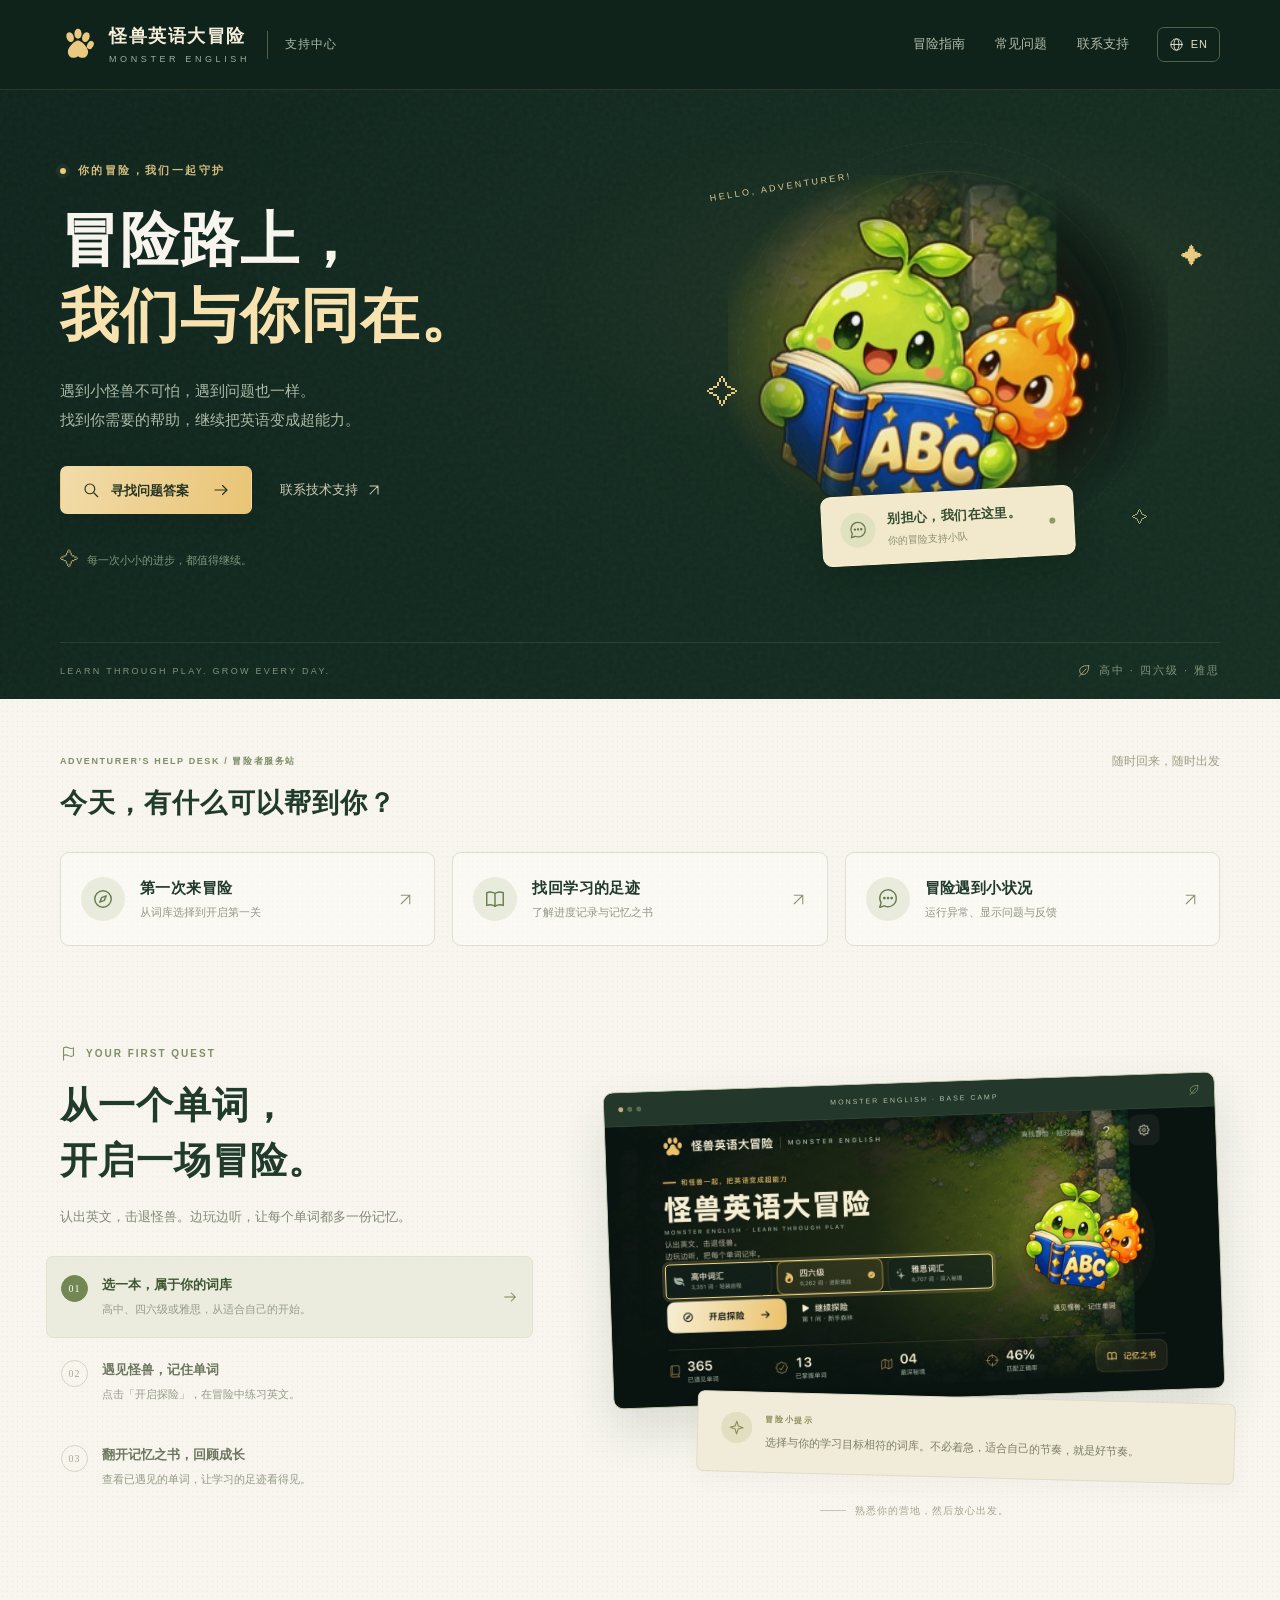
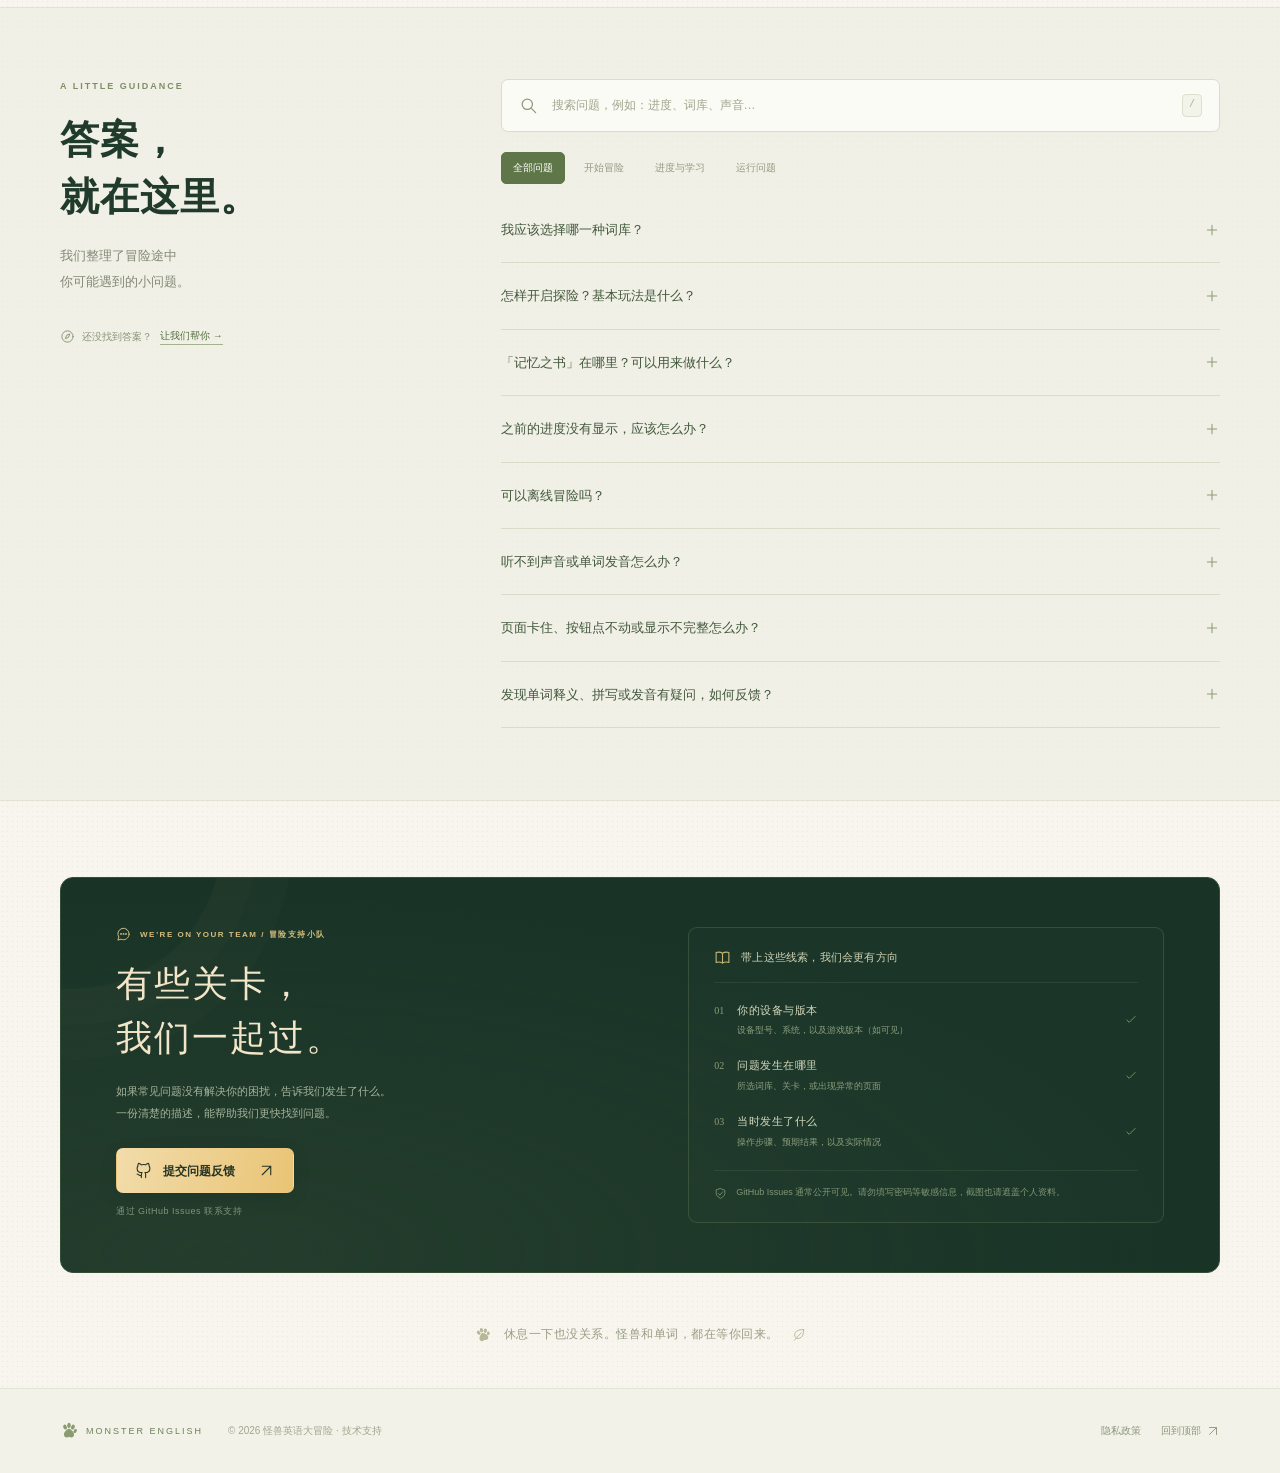
<file: index.html>
<!doctype html><html lang="zh-CN"><head><meta charset="UTF-8"><meta name="viewport" content="width=device-width,initial-scale=1"><meta http-equiv="refresh" content="0;url=support.html"><title>怪兽英语大冒险 · 技术支持</title></head><body><a href="support.html">打开怪兽英语大冒险技术支持中心</a></body></html>
</file>
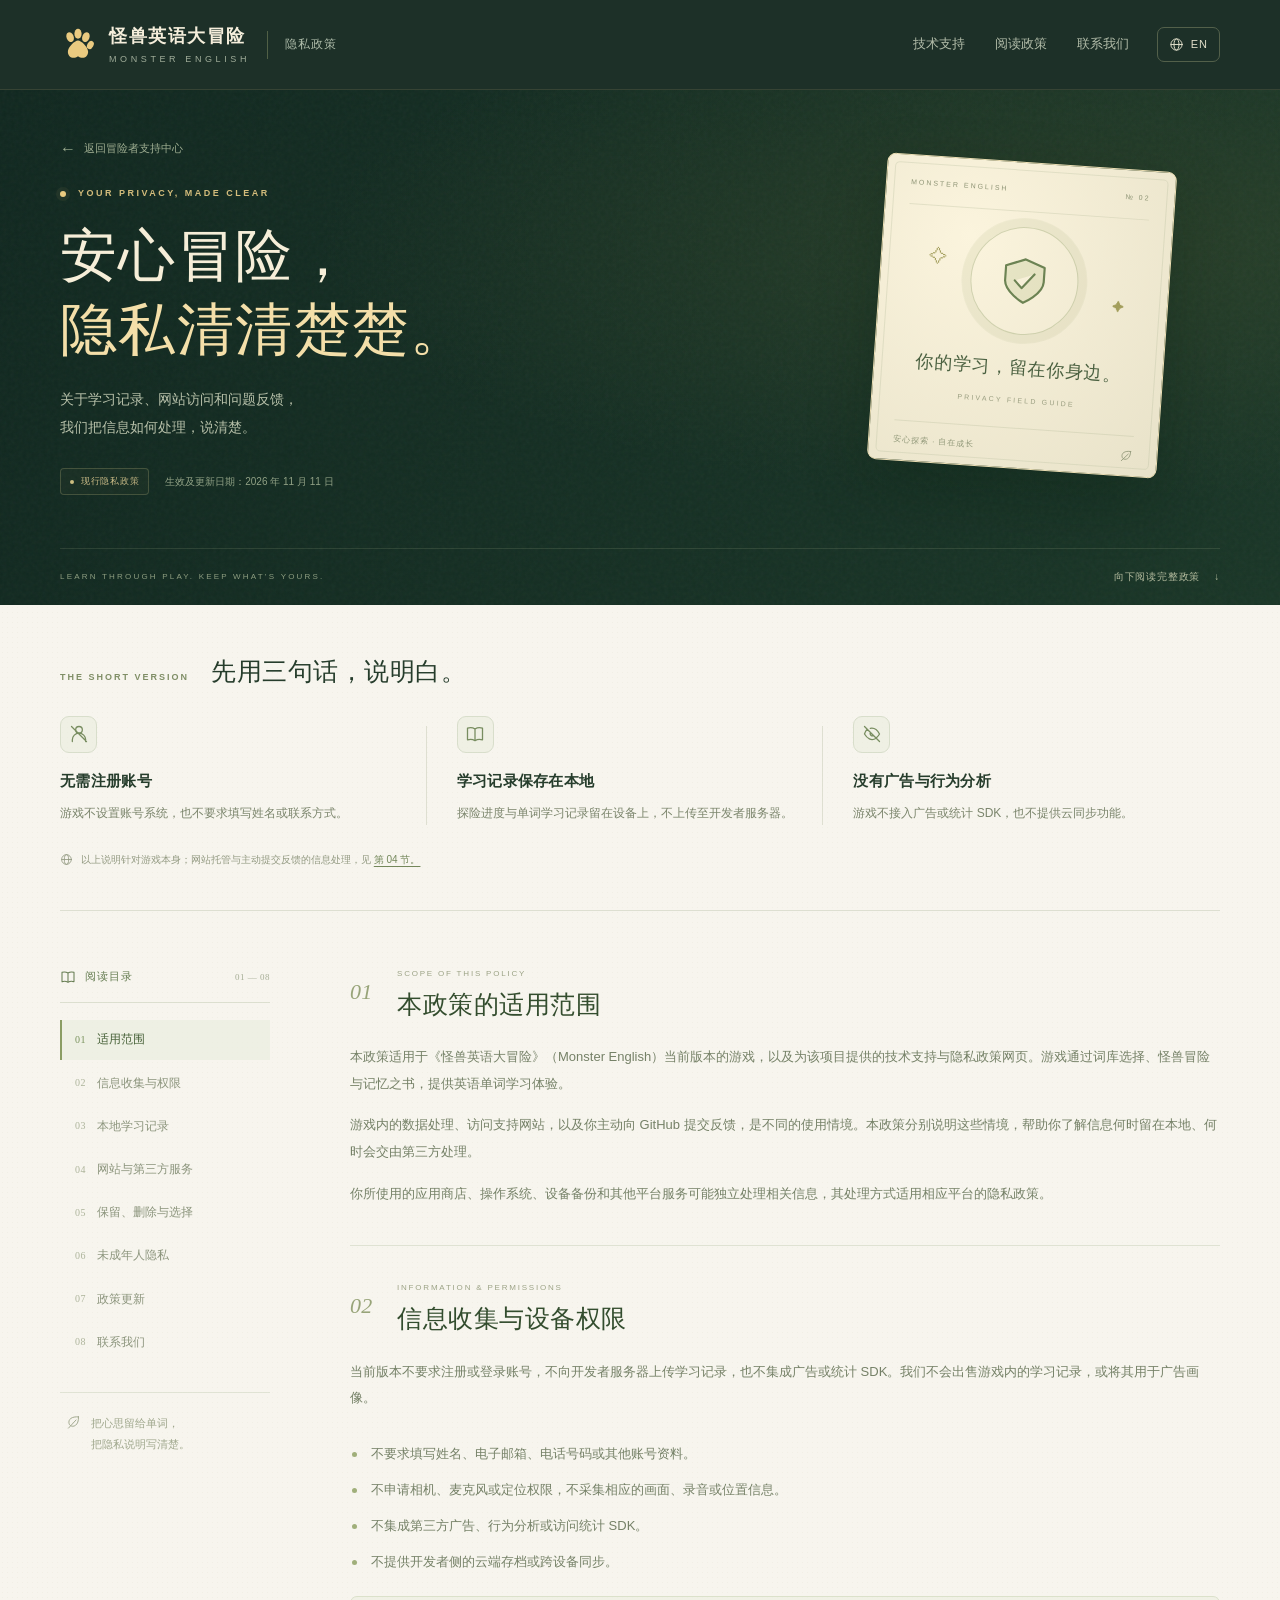
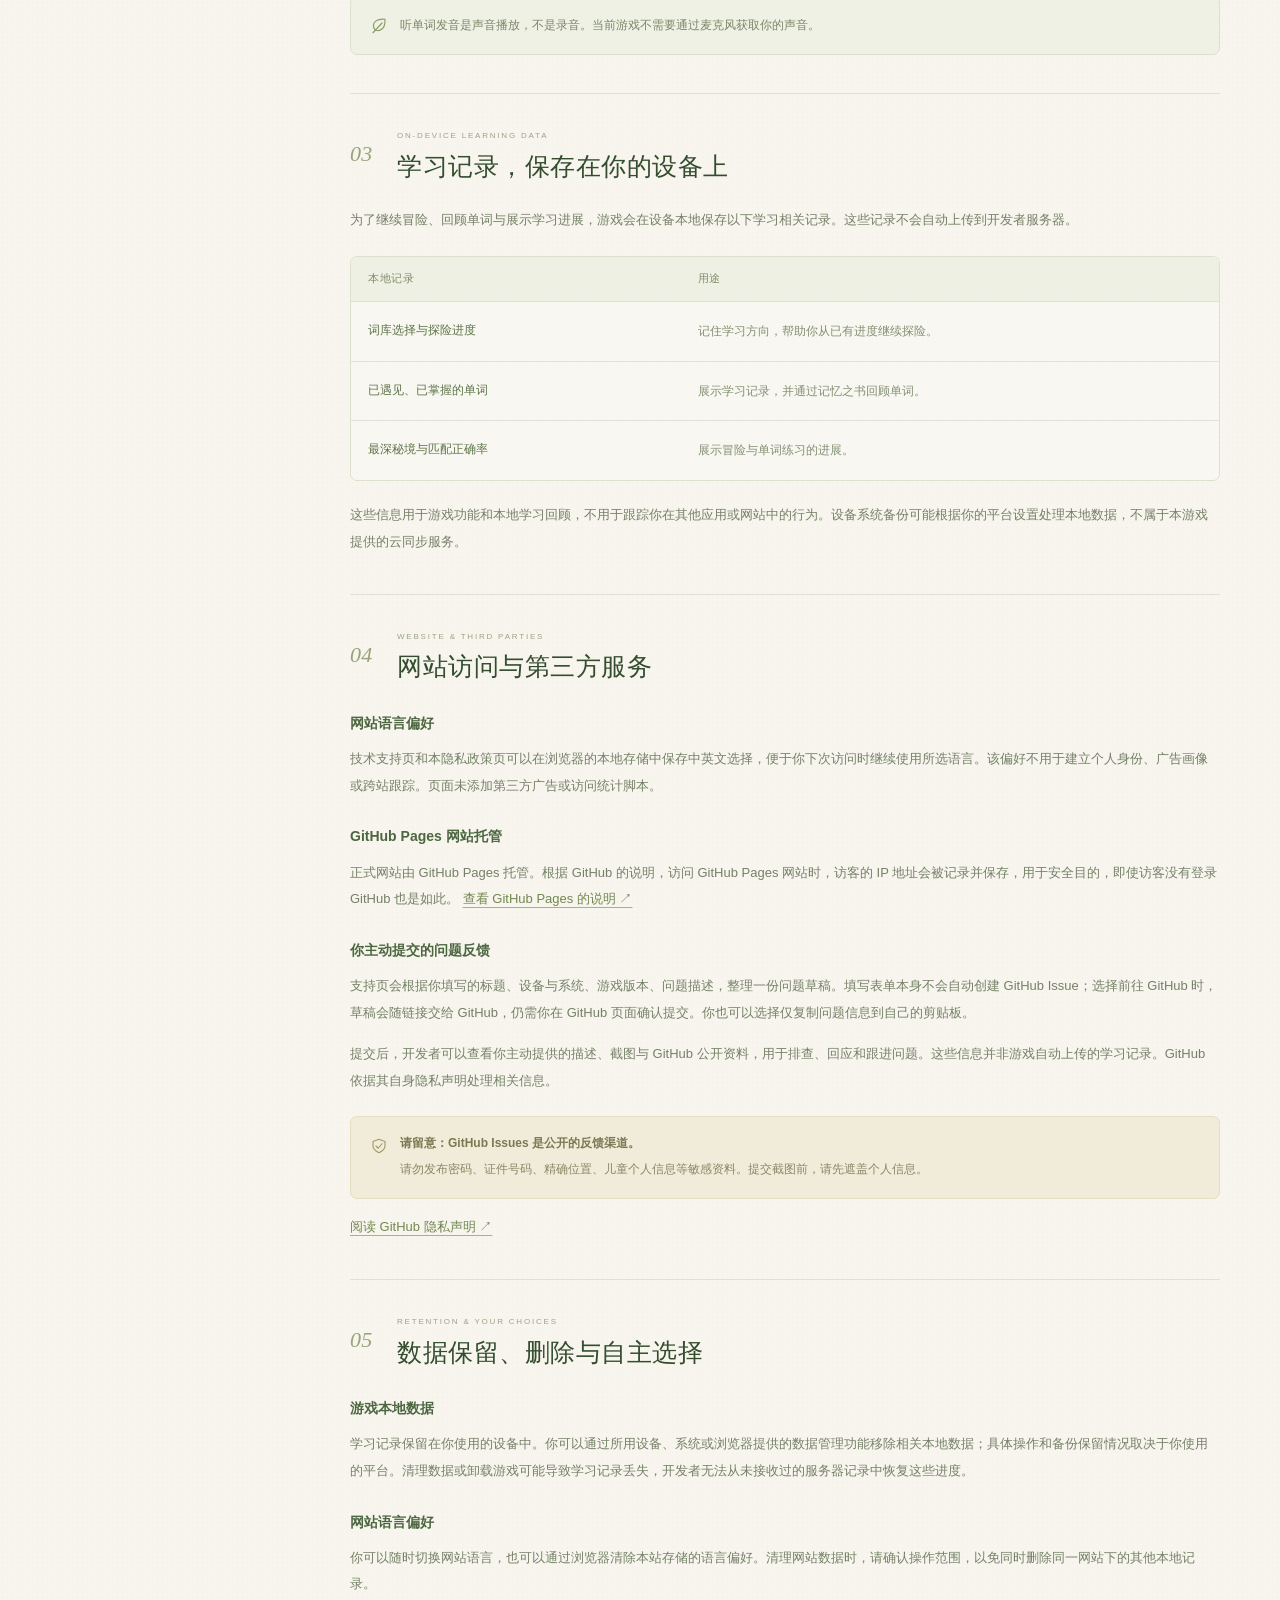
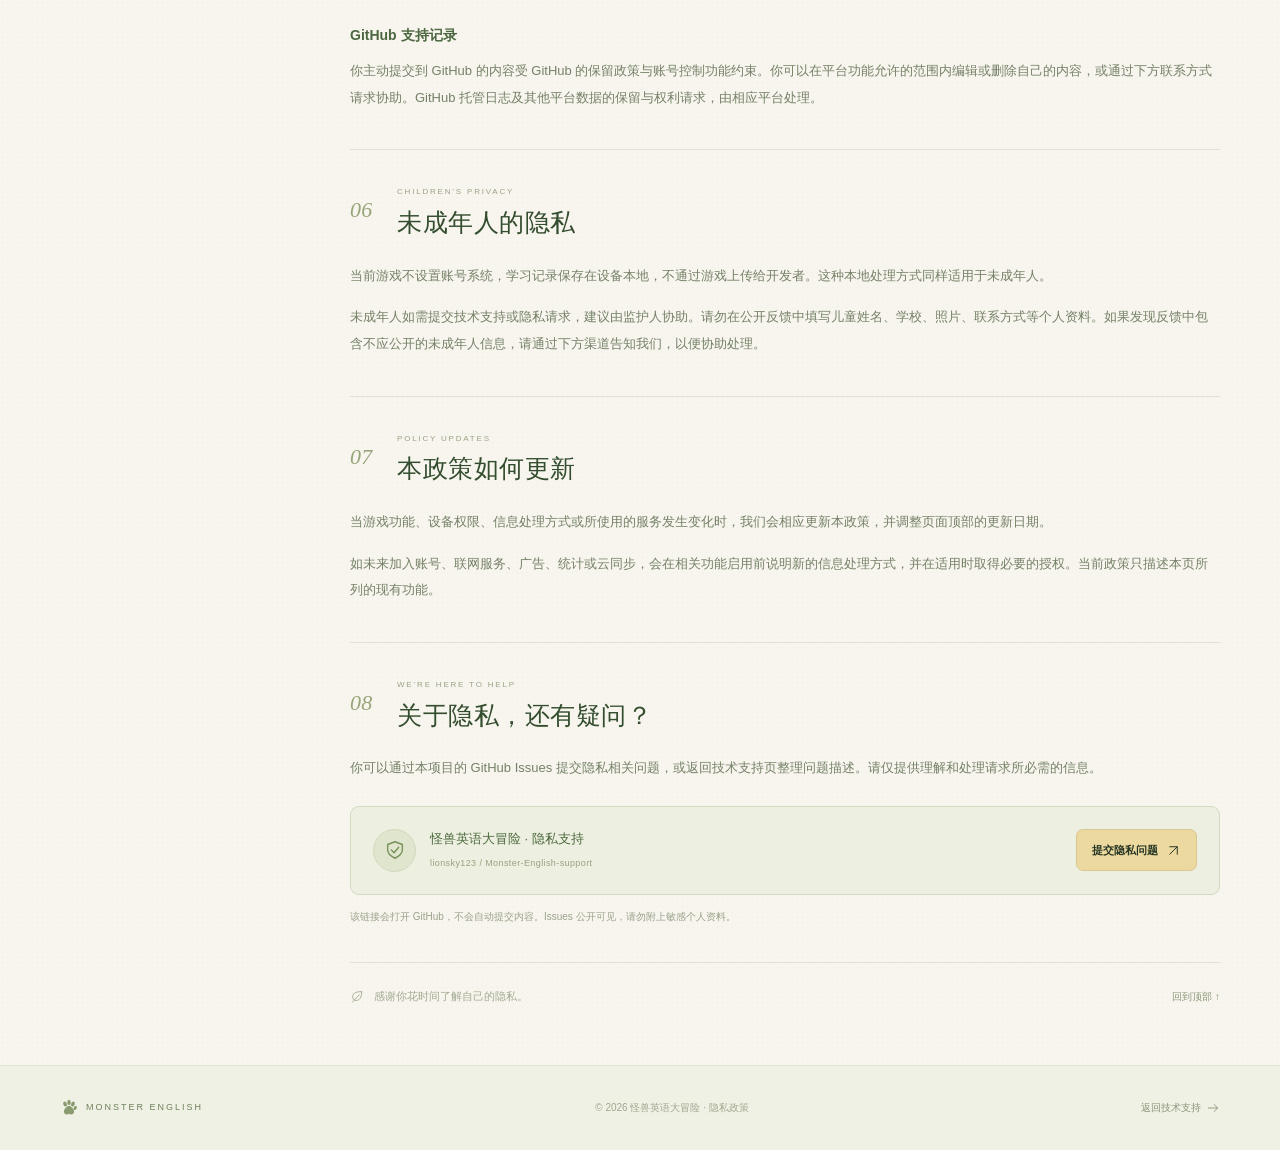
<file: privacy.html>
<!doctype html>
<html lang="zh-CN">
<head>
  <meta charset="UTF-8">
  <meta name="viewport" content="width=device-width,initial-scale=1">
  <meta name="description" content="怪兽英语大冒险隐私政策。了解本地学习记录、网站语言偏好、GitHub 托管及主动提交反馈的信息处理方式。">
  <meta name="theme-color" content="#10271f">
  <link rel="canonical" href="https://lionsky123.github.io/Monster-English-support/privacy.html">
  <title>怪兽英语大冒险 · 隐私政策</title>
  <link rel="icon" type="image/svg+xml" href="assets/favicon.svg">
  <link rel="stylesheet" href="styles.css">
  <link rel="stylesheet" href="privacy.css">
  <script src="privacy.js" defer></script>
</head>
<body class="privacy-page">
  <svg class="icon-library" xmlns="http://www.w3.org/2000/svg" aria-hidden="true">
    <symbol id="paw" viewBox="0 0 32 32"><ellipse cx="9" cy="9" rx="3.2" ry="4.5" transform="rotate(-22 9 9)"/><ellipse cx="16" cy="6" rx="3.2" ry="4.5"/><ellipse cx="23" cy="9" rx="3.2" ry="4.5" transform="rotate(22 23 9)"/><ellipse cx="27" cy="16" rx="2.7" ry="3.9" transform="rotate(29 27 16)"/><path d="M7 22c0-4 6-10 9-10s9 6 9 10c0 5-5 7-9 4-4 3-9 1-9-4Z"/></symbol>
    <symbol id="shield" viewBox="0 0 24 24"><path d="m12 3 8 3v6c0 5-8 9-8 9s-8-4-8-9V6zM8 12l3 3 5-6"/></symbol>
    <symbol id="book" viewBox="0 0 24 24"><path d="M12 6c-3-2-6-2-9-1v14c3-1 6-1 9 1 3-2 6-2 9-1V5c-3-1-6-1-9 1Zm0 0v14"/></symbol>
    <symbol id="leaf" viewBox="0 0 24 24"><path d="M20 3C9 2 3 7 5 14s16 6 15-11ZM4 21l12-13"/></symbol>
    <symbol id="arrow-up" viewBox="0 0 24 24"><path d="M6 18 18 6M6 6h12v12"/></symbol>
    <symbol id="arrow" viewBox="0 0 24 24"><path d="M4 12h16m-6-6 6 6-6 6"/></symbol>
    <symbol id="globe" viewBox="0 0 24 24"><circle cx="12" cy="12" r="9"/><ellipse cx="12" cy="12" rx="4" ry="9"/><path d="M3 12h18"/></symbol>
    <symbol id="check" viewBox="0 0 24 24"><path d="m5 12 4 4L19 6"/></symbol>
    <symbol id="user" viewBox="0 0 24 24"><circle cx="12" cy="7" r="4"/><path d="M4 21v-2a8 8 0 0 1 16 0v2M3 3l18 18"/></symbol>
    <symbol id="eye" viewBox="0 0 24 24"><path d="M3 3l18 18M10 5.2c5-1 9 3 11 6.8a19 19 0 0 1-3.7 4.6M6.1 6.1A19 19 0 0 0 3 12c3 5 8 9 14 5M10 10a3 3 0 0 0 4 4"/></symbol>
    <symbol id="chevron" viewBox="0 0 24 24"><path d="m6 9 6 6 6-6"/></symbol>
    <symbol id="print" viewBox="0 0 24 24"><path d="M7 8V3h10v5M7 17H3V8h18v9h-4M7 14h10v7H7zM17 11h.01"/></symbol>
  </svg>
  <a class="skip-link" href="#policy" data-zh="跳到隐私政策正文" data-en="Skip to the privacy policy">跳到隐私政策正文</a>
  <header class="site-header">
    <div class="container nav">
      <a class="brand" href="support.html" aria-label="怪兽英语大冒险 · 技术支持" data-aria-zh="怪兽英语大冒险 · 技术支持" data-aria-en="Monster English · Technical support"><svg class="brand-paw"><use href="#paw"/></svg><span class="brand-text"><strong data-zh="怪兽英语大冒险" data-en="Monster English">怪兽英语大冒险</strong><small>MONSTER ENGLISH</small></span><span class="brand-divider"></span><span class="brand-tag" data-zh="隐私政策" data-en="PRIVACY">隐私政策</span></a>
      <nav class="nav-links" aria-label="隐私政策导航" data-aria-zh="隐私政策导航" data-aria-en="Privacy navigation"><a href="support.html" data-zh="技术支持" data-en="Support">技术支持</a><a href="#policy" data-zh="阅读政策" data-en="Read policy">阅读政策</a><a href="#privacy-contact" data-zh="联系我们" data-en="Contact">联系我们</a></nav>
      <button class="language-button" id="privacyLanguageButton" type="button" aria-label="Switch to English"><svg class="icon"><use href="#globe"/></svg><span id="privacyLanguageLabel">EN</span></button>
    </div>
  </header>

  <main id="top">
    <section class="privacy-hero" aria-labelledby="privacyTitle">
      <div class="hero-grain" aria-hidden="true"></div>
      <div class="container privacy-hero-grid">
        <div class="privacy-hero-copy"><a class="privacy-back" href="support.html"><span aria-hidden="true">←</span><span data-zh="返回冒险者支持中心" data-en="Back to adventure support">返回冒险者支持中心</span></a><div class="eyebrow light"><span class="status-dot"></span><span>YOUR PRIVACY, MADE CLEAR</span></div><h1 id="privacyTitle"><span data-zh="安心冒险，" data-en="Your adventure.">安心冒险，</span><br><em data-zh="隐私清清楚楚。" data-en="Your privacy.">隐私清清楚楚。</em></h1><p class="privacy-hero-intro" data-zh="关于学习记录、网站访问和问题反馈，\n我们把信息如何处理，说清楚。" data-en="Learning records, website visits, and support requests.\nHere’s how information is handled, in plain language.">关于学习记录、网站访问和问题反馈，<br>我们把信息如何处理，说清楚。</p><div class="policy-meta"><span class="policy-version-badge"><i></i><span data-zh="现行隐私政策" data-en="Current privacy policy">现行隐私政策</span></span><span data-zh="生效及更新日期：2026 年 11 月 11 日" data-en="Effective and updated November 11, 2026">生效及更新日期：2026 年 11 月 11 日</span></div></div>
        <div class="privacy-folio" aria-hidden="true"><div class="folio-top"><span>MONSTER ENGLISH</span><span>№ 02</span></div><div class="folio-seal"><div class="seal-ring"></div><svg class="seal-shield"><use href="#shield"/></svg><span class="seal-spark spark-left">✧</span><span class="seal-spark spark-right">✦</span></div><div class="folio-title" data-zh="你的学习，留在你身边。" data-en="Your learning stays with you.">你的学习，留在你身边。</div><div class="folio-subtitle">PRIVACY FIELD GUIDE</div><div class="folio-bottom"><span data-zh="安心探索 · 自在成长" data-en="EXPLORE FREELY. GROW AT EASE.">安心探索 · 自在成长</span><svg class="icon"><use href="#leaf"/></svg></div></div>
      </div>
      <div class="container privacy-hero-bottom"><span>LEARN THROUGH PLAY. KEEP WHAT’S YOURS.</span><a href="#policy"><span data-zh="向下阅读完整政策" data-en="Read the full policy below">向下阅读完整政策</span><span aria-hidden="true">↓</span></a></div>
    </section>

    <div class="privacy-paper">
      <section class="container privacy-summary" aria-labelledby="summaryTitle"><div class="summary-heading"><span class="eyebrow">THE SHORT VERSION</span><h2 id="summaryTitle" data-zh="先用三句话，说明白。" data-en="The essentials, in three lines.">先用三句话，说明白。</h2></div><div class="summary-grid"><div class="summary-item"><span class="summary-icon"><svg class="icon"><use href="#user"/></svg></span><h3 data-zh="无需注册账号" data-en="No account required">无需注册账号</h3><p data-zh="游戏不设置账号系统，也不要求填写姓名或联系方式。" data-en="The game has no account system and does not ask for your name or contact details.">游戏不设置账号系统，也不要求填写姓名或联系方式。</p></div><div class="summary-item"><span class="summary-icon"><svg class="icon"><use href="#book"/></svg></span><h3 data-zh="学习记录保存在本地" data-en="Learning stays on your device">学习记录保存在本地</h3><p data-zh="探险进度与单词学习记录留在设备上，不上传至开发者服务器。" data-en="Adventure progress and vocabulary records stay on your device, without upload to developer servers.">探险进度与单词学习记录留在设备上，不上传至开发者服务器。</p></div><div class="summary-item"><span class="summary-icon"><svg class="icon"><use href="#eye"/></svg></span><h3 data-zh="没有广告与行为分析" data-en="No ads or behavioral analytics">没有广告与行为分析</h3><p data-zh="游戏不接入广告或统计 SDK，也不提供云同步功能。" data-en="The game includes no advertising or analytics SDKs and has no cloud-sync feature.">游戏不接入广告或统计 SDK，也不提供云同步功能。</p></div></div><div class="summary-footnote"><svg class="icon"><use href="#globe"/></svg><p><span data-zh="以上说明针对游戏本身；网站托管与主动提交反馈的信息处理，见" data-en="These points describe the game itself. For website hosting and voluntary feedback, see">以上说明针对游戏本身；网站托管与主动提交反馈的信息处理，见</span> <a href="#third-parties" data-zh="第 04 节。" data-en="section 04.">第 04 节。</a></p></div></section>

      <div class="container policy-layout" id="policy">
        <aside class="policy-sidebar" aria-label="政策目录" data-aria-zh="政策目录" data-aria-en="Policy contents"><div class="sidebar-heading"><svg class="icon"><use href="#book"/></svg><span data-zh="阅读目录" data-en="IN THIS POLICY">阅读目录</span><span class="toc-count">01 — 08</span></div><nav id="desktopPolicyToc" class="policy-toc"><a class="active" href="#scope" aria-current="location"><span>01</span><span data-zh="适用范围" data-en="Scope">适用范围</span></a><a href="#information"><span>02</span><span data-zh="信息收集与权限" data-en="Information & permissions">信息收集与权限</span></a><a href="#local-data"><span>03</span><span data-zh="本地学习记录" data-en="On-device learning data">本地学习记录</span></a><a href="#third-parties"><span>04</span><span data-zh="网站与第三方服务" data-en="Website & third parties">网站与第三方服务</span></a><a href="#choices"><span>05</span><span data-zh="保留、删除与选择" data-en="Retention & your choices">保留、删除与选择</span></a><a href="#children"><span>06</span><span data-zh="未成年人隐私" data-en="Children’s privacy">未成年人隐私</span></a><a href="#changes"><span>07</span><span data-zh="政策更新" data-en="Policy updates">政策更新</span></a><a href="#privacy-contact"><span>08</span><span data-zh="联系我们" data-en="Contact us">联系我们</span></a></nav><div class="sidebar-note"><svg class="icon"><use href="#leaf"/></svg><p data-zh="把心思留给单词，\n把隐私说明写清楚。" data-en="More room for learning.\nA little clarity for your privacy.">把心思留给单词，<br>把隐私说明写清楚。</p></div></aside>
        <div class="policy-main"><details class="mobile-policy-toc"><summary><span><svg class="icon"><use href="#book"/></svg><span data-zh="阅读目录 · 8 个章节" data-en="Contents · 8 sections">阅读目录 · 8 个章节</span></span><svg class="icon"><use href="#chevron"/></svg></summary><nav class="policy-toc" id="mobilePolicyToc" aria-label="移动版政策目录" data-aria-zh="移动版政策目录" data-aria-en="Mobile policy contents"></nav></details>
          <article aria-label="隐私政策正文" data-aria-zh="隐私政策正文" data-aria-en="Privacy policy text">
            <section class="policy-section" id="scope" aria-labelledby="scopeTitle"><div class="policy-section-heading"><span class="section-number">01</span><div><span class="section-english">SCOPE OF THIS POLICY</span><h2 id="scopeTitle" data-zh="本政策的适用范围" data-en="Scope of this policy">本政策的适用范围</h2></div></div><p data-zh="本政策适用于《怪兽英语大冒险》（Monster English）当前版本的游戏，以及为该项目提供的技术支持与隐私政策网页。游戏通过词库选择、怪兽冒险与记忆之书，提供英语单词学习体验。" data-en="This policy covers the current version of Monster English and its technical support and privacy policy webpages. The game offers English vocabulary practice through vocabulary sets, monster adventures, and the Memory Book.">本政策适用于《怪兽英语大冒险》（Monster English）当前版本的游戏，以及为该项目提供的技术支持与隐私政策网页。游戏通过词库选择、怪兽冒险与记忆之书，提供英语单词学习体验。</p><p data-zh="游戏内的数据处理、访问支持网站，以及你主动向 GitHub 提交反馈，是不同的使用情境。本政策分别说明这些情境，帮助你了解信息何时留在本地、何时会交由第三方处理。" data-en="Playing the game, visiting the support website, and voluntarily submitting feedback on GitHub are different situations. This policy explains them separately so you know when information stays on your device and when a third party handles it.">游戏内的数据处理、访问支持网站，以及你主动向 GitHub 提交反馈，是不同的使用情境。本政策分别说明这些情境，帮助你了解信息何时留在本地、何时会交由第三方处理。</p><p data-zh="你所使用的应用商店、操作系统、设备备份和其他平台服务可能独立处理相关信息，其处理方式适用相应平台的隐私政策。" data-en="App stores, operating systems, device backups, and other platform services may independently process information under their own privacy policies.">你所使用的应用商店、操作系统、设备备份和其他平台服务可能独立处理相关信息，其处理方式适用相应平台的隐私政策。</p></section>

            <section class="policy-section" id="information" aria-labelledby="informationTitle"><div class="policy-section-heading"><span class="section-number">02</span><div><span class="section-english">INFORMATION & PERMISSIONS</span><h2 id="informationTitle" data-zh="信息收集与设备权限" data-en="Information & device permissions">信息收集与设备权限</h2></div></div><p data-zh="当前版本不要求注册或登录账号，不向开发者服务器上传学习记录，也不集成广告或统计 SDK。我们不会出售游戏内的学习记录，或将其用于广告画像。" data-en="The current game does not require an account or sign-in, upload learning records to developer servers, or integrate advertising or analytics SDKs. We do not sell in-game learning records or use them for advertising profiles.">当前版本不要求注册或登录账号，不向开发者服务器上传学习记录，也不集成广告或统计 SDK。我们不会出售游戏内的学习记录，或将其用于广告画像。</p><ul class="policy-list"><li data-zh="不要求填写姓名、电子邮箱、电话号码或其他账号资料。" data-en="No name, email address, phone number, or other account details are required.">不要求填写姓名、电子邮箱、电话号码或其他账号资料。</li><li data-zh="不申请相机、麦克风或定位权限，不采集相应的画面、录音或位置信息。" data-en="The game does not request camera, microphone, or location permissions, or collect the corresponding images, recordings, or location data.">不申请相机、麦克风或定位权限，不采集相应的画面、录音或位置信息。</li><li data-zh="不集成第三方广告、行为分析或访问统计 SDK。" data-en="No third-party advertising, behavioral analytics, or usage statistics SDKs are integrated.">不集成第三方广告、行为分析或访问统计 SDK。</li><li data-zh="不提供开发者侧的云端存档或跨设备同步。" data-en="There is no developer-operated cloud save or cross-device synchronization.">不提供开发者侧的云端存档或跨设备同步。</li></ul><div class="policy-callout"><svg class="icon"><use href="#leaf"/></svg><p data-zh="听单词发音是声音播放，不是录音。当前游戏不需要通过麦克风获取你的声音。" data-en="Listening to a word is audio playback, not recording. The current game does not need microphone access to capture your voice.">听单词发音是声音播放，不是录音。当前游戏不需要通过麦克风获取你的声音。</p></div></section>

            <section class="policy-section" id="local-data" aria-labelledby="localTitle"><div class="policy-section-heading"><span class="section-number">03</span><div><span class="section-english">ON-DEVICE LEARNING DATA</span><h2 id="localTitle" data-zh="学习记录，保存在你的设备上" data-en="Your learning records stay on your device">学习记录，保存在你的设备上</h2></div></div><p data-zh="为了继续冒险、回顾单词与展示学习进展，游戏会在设备本地保存以下学习相关记录。这些记录不会自动上传到开发者服务器。" data-en="To continue an adventure, revisit words, and show learning progress, the game stores the following learning-related records locally on your device. They are not automatically uploaded to developer servers.">为了继续冒险、回顾单词与展示学习进展，游戏会在设备本地保存以下学习相关记录。这些记录不会自动上传到开发者服务器。</p><div class="data-table-wrap"><table class="data-table"><caption class="sr-only" data-zh="本地学习记录及其用途" data-en="Local learning records and their purposes">本地学习记录及其用途</caption><thead><tr><th scope="col" data-zh="本地记录" data-en="Local record">本地记录</th><th scope="col" data-zh="用途" data-en="Purpose">用途</th></tr></thead><tbody><tr><th scope="row" data-zh="词库选择与探险进度" data-en="Vocabulary selection & adventure progress">词库选择与探险进度</th><td data-zh="记住学习方向，帮助你从已有进度继续探险。" data-en="Remember your learning focus and let you continue your adventure.">记住学习方向，帮助你从已有进度继续探险。</td></tr><tr><th scope="row" data-zh="已遇见、已掌握的单词" data-en="Words encountered & mastered">已遇见、已掌握的单词</th><td data-zh="展示学习记录，并通过记忆之书回顾单词。" data-en="Show your learning history and revisit words in the Memory Book.">展示学习记录，并通过记忆之书回顾单词。</td></tr><tr><th scope="row" data-zh="最深秘境与匹配正确率" data-en="Deepest area & matching accuracy">最深秘境与匹配正确率</th><td data-zh="展示冒险与单词练习的进展。" data-en="Show your progress in adventures and vocabulary practice.">展示冒险与单词练习的进展。</td></tr></tbody></table></div><p data-zh="这些信息用于游戏功能和本地学习回顾，不用于跟踪你在其他应用或网站中的行为。设备系统备份可能根据你的平台设置处理本地数据，不属于本游戏提供的云同步服务。" data-en="These records support game features and local learning review. They are not used to track your activity across other apps or websites. System backups may handle local data according to your platform settings; they are separate from any game-provided cloud-sync service.">这些信息用于游戏功能和本地学习回顾，不用于跟踪你在其他应用或网站中的行为。设备系统备份可能根据你的平台设置处理本地数据，不属于本游戏提供的云同步服务。</p></section>

            <section class="policy-section" id="third-parties" aria-labelledby="thirdTitle"><div class="policy-section-heading"><span class="section-number">04</span><div><span class="section-english">WEBSITE & THIRD PARTIES</span><h2 id="thirdTitle" data-zh="网站访问与第三方服务" data-en="Website visits & third-party services">网站访问与第三方服务</h2></div></div><h3 data-zh="网站语言偏好" data-en="Website language preference">网站语言偏好</h3><p data-zh="技术支持页和本隐私政策页可以在浏览器的本地存储中保存中英文选择，便于你下次访问时继续使用所选语言。该偏好不用于建立个人身份、广告画像或跨站跟踪。页面未添加第三方广告或访问统计脚本。" data-en="The support and privacy pages may save your Chinese or English choice in browser local storage so your preferred language is used on your next visit. This preference is not used for identification, advertising profiles, or cross-site tracking. The pages do not include third-party advertising or visitor analytics scripts.">技术支持页和本隐私政策页可以在浏览器的本地存储中保存中英文选择，便于你下次访问时继续使用所选语言。该偏好不用于建立个人身份、广告画像或跨站跟踪。页面未添加第三方广告或访问统计脚本。</p><h3 data-zh="GitHub Pages 网站托管" data-en="GitHub Pages hosting">GitHub Pages 网站托管</h3><p><span data-zh="正式网站由 GitHub Pages 托管。根据 GitHub 的说明，访问 GitHub Pages 网站时，访客的 IP 地址会被记录并保存，用于安全目的，即使访客没有登录 GitHub 也是如此。" data-en="The published website is hosted on GitHub Pages. GitHub states that visitors’ IP addresses are logged and stored for security purposes when a Pages site is visited, even if the visitor is not signed in.">正式网站由 GitHub Pages 托管。根据 GitHub 的说明，访问 GitHub Pages 网站时，访客的 IP 地址会被记录并保存，用于安全目的，即使访客没有登录 GitHub 也是如此。</span> <a class="policy-inline-link" href="https://docs.github.com/en/pages/getting-started-with-github-pages/what-is-github-pages#data-collection" target="_blank" rel="noopener noreferrer" data-zh="查看 GitHub Pages 的说明 ↗" data-en="Read GitHub’s Pages notice ↗">查看 GitHub Pages 的说明 ↗</a></p><h3 data-zh="你主动提交的问题反馈" data-en="Feedback you choose to submit">你主动提交的问题反馈</h3><p data-zh="支持页会根据你填写的标题、设备与系统、游戏版本、问题描述，整理一份问题草稿。填写表单本身不会自动创建 GitHub Issue；选择前往 GitHub 时，草稿会随链接交给 GitHub，仍需你在 GitHub 页面确认提交。你也可以选择仅复制问题信息到自己的剪贴板。" data-en="The support page prepares a draft from the title, device and system, game version, and description you enter. Filling out the form does not automatically create an issue. If you continue to GitHub, the draft is passed to GitHub through the link; you still need to confirm submission there. You can also choose only to copy the report to your clipboard.">支持页会根据你填写的标题、设备与系统、游戏版本、问题描述，整理一份问题草稿。填写表单本身不会自动创建 GitHub Issue；选择前往 GitHub 时，草稿会随链接交给 GitHub，仍需你在 GitHub 页面确认提交。你也可以选择仅复制问题信息到自己的剪贴板。</p><p data-zh="提交后，开发者可以查看你主动提供的描述、截图与 GitHub 公开资料，用于排查、回应和跟进问题。这些信息并非游戏自动上传的学习记录。GitHub 依据其自身隐私声明处理相关信息。" data-en="After submission, the developer can view your voluntarily provided description, screenshots, and public GitHub profile information to investigate, respond, and follow up. This is separate from automatic upload of game learning records. GitHub handles this information under its own privacy statement.">提交后，开发者可以查看你主动提供的描述、截图与 GitHub 公开资料，用于排查、回应和跟进问题。这些信息并非游戏自动上传的学习记录。GitHub 依据其自身隐私声明处理相关信息。</p><div class="policy-callout public-notice"><svg class="icon"><use href="#shield"/></svg><div><strong data-zh="请留意：GitHub Issues 是公开的反馈渠道。" data-en="Please note: GitHub Issues is a public feedback channel.">请留意：GitHub Issues 是公开的反馈渠道。</strong><p data-zh="请勿发布密码、证件号码、精确位置、儿童个人信息等敏感资料。提交截图前，请先遮盖个人信息。" data-en="Do not post passwords, identification numbers, precise location, children’s personal information, or other sensitive details. Hide personal information in screenshots before submitting them.">请勿发布密码、证件号码、精确位置、儿童个人信息等敏感资料。提交截图前，请先遮盖个人信息。</p></div></div><p><a class="policy-inline-link" href="https://docs.github.com/en/site-policy/privacy-policies/github-general-privacy-statement" target="_blank" rel="noopener noreferrer" data-zh="阅读 GitHub 隐私声明 ↗" data-en="Read the GitHub Privacy Statement ↗">阅读 GitHub 隐私声明 ↗</a></p></section>

            <section class="policy-section" id="choices" aria-labelledby="choicesTitle"><div class="policy-section-heading"><span class="section-number">05</span><div><span class="section-english">RETENTION & YOUR CHOICES</span><h2 id="choicesTitle" data-zh="数据保留、删除与自主选择" data-en="Retention, deletion & your choices">数据保留、删除与自主选择</h2></div></div><h3 data-zh="游戏本地数据" data-en="Local game data">游戏本地数据</h3><p data-zh="学习记录保留在你使用的设备中。你可以通过所用设备、系统或浏览器提供的数据管理功能移除相关本地数据；具体操作和备份保留情况取决于你使用的平台。清理数据或卸载游戏可能导致学习记录丢失，开发者无法从未接收过的服务器记录中恢复这些进度。" data-en="Learning records remain on the device you use. You can remove local data through the data-management tools provided by your device, system, or browser; exact steps and backup retention depend on your platform. Clearing data or uninstalling may erase learning records. The developer cannot restore progress from server records that were never received.">学习记录保留在你使用的设备中。你可以通过所用设备、系统或浏览器提供的数据管理功能移除相关本地数据；具体操作和备份保留情况取决于你使用的平台。清理数据或卸载游戏可能导致学习记录丢失，开发者无法从未接收过的服务器记录中恢复这些进度。</p><h3 data-zh="网站语言偏好" data-en="Website language preference">网站语言偏好</h3><p data-zh="你可以随时切换网站语言，也可以通过浏览器清除本站存储的语言偏好。清理网站数据时，请确认操作范围，以免同时删除同一网站下的其他本地记录。" data-en="You can change the website language at any time or remove its stored language preference through your browser. Check the scope before clearing website data, as doing so may also remove other local records under the same site.">你可以随时切换网站语言，也可以通过浏览器清除本站存储的语言偏好。清理网站数据时，请确认操作范围，以免同时删除同一网站下的其他本地记录。</p><h3 data-zh="GitHub 支持记录" data-en="GitHub support records">GitHub 支持记录</h3><p data-zh="你主动提交到 GitHub 的内容受 GitHub 的保留政策与账号控制功能约束。你可以在平台功能允许的范围内编辑或删除自己的内容，或通过下方联系方式请求协助。GitHub 托管日志及其他平台数据的保留与权利请求，由相应平台处理。" data-en="Content you voluntarily submit to GitHub is subject to GitHub’s retention policies and account controls. You may edit or delete your own content where the platform allows, or request help through the contact method below. Retention and rights requests concerning GitHub hosting logs or other platform data are handled by the relevant platform.">你主动提交到 GitHub 的内容受 GitHub 的保留政策与账号控制功能约束。你可以在平台功能允许的范围内编辑或删除自己的内容，或通过下方联系方式请求协助。GitHub 托管日志及其他平台数据的保留与权利请求，由相应平台处理。</p></section>

            <section class="policy-section" id="children" aria-labelledby="childrenTitle"><div class="policy-section-heading"><span class="section-number">06</span><div><span class="section-english">CHILDREN’S PRIVACY</span><h2 id="childrenTitle" data-zh="未成年人的隐私" data-en="Children’s privacy">未成年人的隐私</h2></div></div><p data-zh="当前游戏不设置账号系统，学习记录保存在设备本地，不通过游戏上传给开发者。这种本地处理方式同样适用于未成年人。" data-en="The current game has no account system. Learning records stay on the device and are not uploaded to the developer through the game. This local approach also applies to children.">当前游戏不设置账号系统，学习记录保存在设备本地，不通过游戏上传给开发者。这种本地处理方式同样适用于未成年人。</p><p data-zh="未成年人如需提交技术支持或隐私请求，建议由监护人协助。请勿在公开反馈中填写儿童姓名、学校、照片、联系方式等个人资料。如果发现反馈中包含不应公开的未成年人信息，请通过下方渠道告知我们，以便协助处理。" data-en="A parent or guardian should help a minor with support or privacy requests. Do not include a child’s name, school, photos, contact details, or other personal information in public feedback. If a report contains children’s information that should not be public, contact us below so we can help address it.">未成年人如需提交技术支持或隐私请求，建议由监护人协助。请勿在公开反馈中填写儿童姓名、学校、照片、联系方式等个人资料。如果发现反馈中包含不应公开的未成年人信息，请通过下方渠道告知我们，以便协助处理。</p></section>

            <section class="policy-section" id="changes" aria-labelledby="changesTitle"><div class="policy-section-heading"><span class="section-number">07</span><div><span class="section-english">POLICY UPDATES</span><h2 id="changesTitle" data-zh="本政策如何更新" data-en="How this policy is updated">本政策如何更新</h2></div></div><p data-zh="当游戏功能、设备权限、信息处理方式或所使用的服务发生变化时，我们会相应更新本政策，并调整页面顶部的更新日期。" data-en="When game features, device permissions, information practices, or the services used change, we will update this policy and the date shown at the top of the page.">当游戏功能、设备权限、信息处理方式或所使用的服务发生变化时，我们会相应更新本政策，并调整页面顶部的更新日期。</p><p data-zh="如未来加入账号、联网服务、广告、统计或云同步，会在相关功能启用前说明新的信息处理方式，并在适用时取得必要的授权。当前政策只描述本页所列的现有功能。" data-en="If accounts, online services, advertising, analytics, or cloud synchronization are added in the future, the new information practices will be explained before the features are enabled, with necessary authorization obtained where applicable. This policy describes only the current features listed here.">如未来加入账号、联网服务、广告、统计或云同步，会在相关功能启用前说明新的信息处理方式，并在适用时取得必要的授权。当前政策只描述本页所列的现有功能。</p></section>

            <section class="policy-section contact-policy-section" id="privacy-contact" aria-labelledby="privacyContactTitle"><div class="policy-section-heading"><span class="section-number">08</span><div><span class="section-english">WE’RE HERE TO HELP</span><h2 id="privacyContactTitle" data-zh="关于隐私，还有疑问？" data-en="Questions about your privacy?">关于隐私，还有疑问？</h2></div></div><p data-zh="你可以通过本项目的 GitHub Issues 提交隐私相关问题，或返回技术支持页整理问题描述。请仅提供理解和处理请求所必需的信息。" data-en="Use this project’s GitHub Issues for privacy questions, or return to the support page to prepare a report. Include only information needed to understand and address your request.">你可以通过本项目的 GitHub Issues 提交隐私相关问题，或返回技术支持页整理问题描述。请仅提供理解和处理请求所必需的信息。</p><div class="privacy-contact-box"><span class="privacy-contact-icon"><svg class="icon"><use href="#shield"/></svg></span><div><strong data-zh="怪兽英语大冒险 · 隐私支持" data-en="Monster English · Privacy support">怪兽英语大冒险 · 隐私支持</strong><small>lionsky123 / Monster-English-support</small></div><a class="button button-gold" href="https://github.com/lionsky123/Monster-English-support/issues/new?title=%5BPrivacy%5D%20Monster%20English" target="_blank" rel="noopener noreferrer"><span data-zh="提交隐私问题" data-en="Ask a privacy question">提交隐私问题</span><svg class="icon"><use href="#arrow-up"/></svg></a></div><p class="contact-public-note" data-zh="该链接会打开 GitHub，不会自动提交内容。Issues 公开可见，请勿附上敏感个人资料。" data-en="The link opens GitHub without submitting anything automatically. Issues are public; please leave out sensitive personal information.">该链接会打开 GitHub，不会自动提交内容。Issues 公开可见，请勿附上敏感个人资料。</p></section>
          </article>
          <div class="policy-end"><svg class="icon"><use href="#leaf"/></svg><span data-zh="感谢你花时间了解自己的隐私。" data-en="Thank you for taking a moment for your privacy.">感谢你花时间了解自己的隐私。</span><a href="#top" data-zh="回到顶部 ↑" data-en="Back to top ↑">回到顶部 ↑</a></div>
        </div>
      </div>
      <footer class="site-footer"><div class="container footer-inner"><a class="footer-brand" href="support.html"><svg class="icon"><use href="#paw"/></svg><span>MONSTER ENGLISH</span></a><span class="copyright" data-zh="© 2026 怪兽英语大冒险 · 隐私政策" data-en="© 2026 Monster English · Privacy policy">© 2026 怪兽英语大冒险 · 隐私政策</span><a class="back-top" href="support.html"><span data-zh="返回技术支持" data-en="Back to support">返回技术支持</span><svg class="icon"><use href="#arrow"/></svg></a></div></footer>
    </div>
  </main>
</body>
</html>
</file>
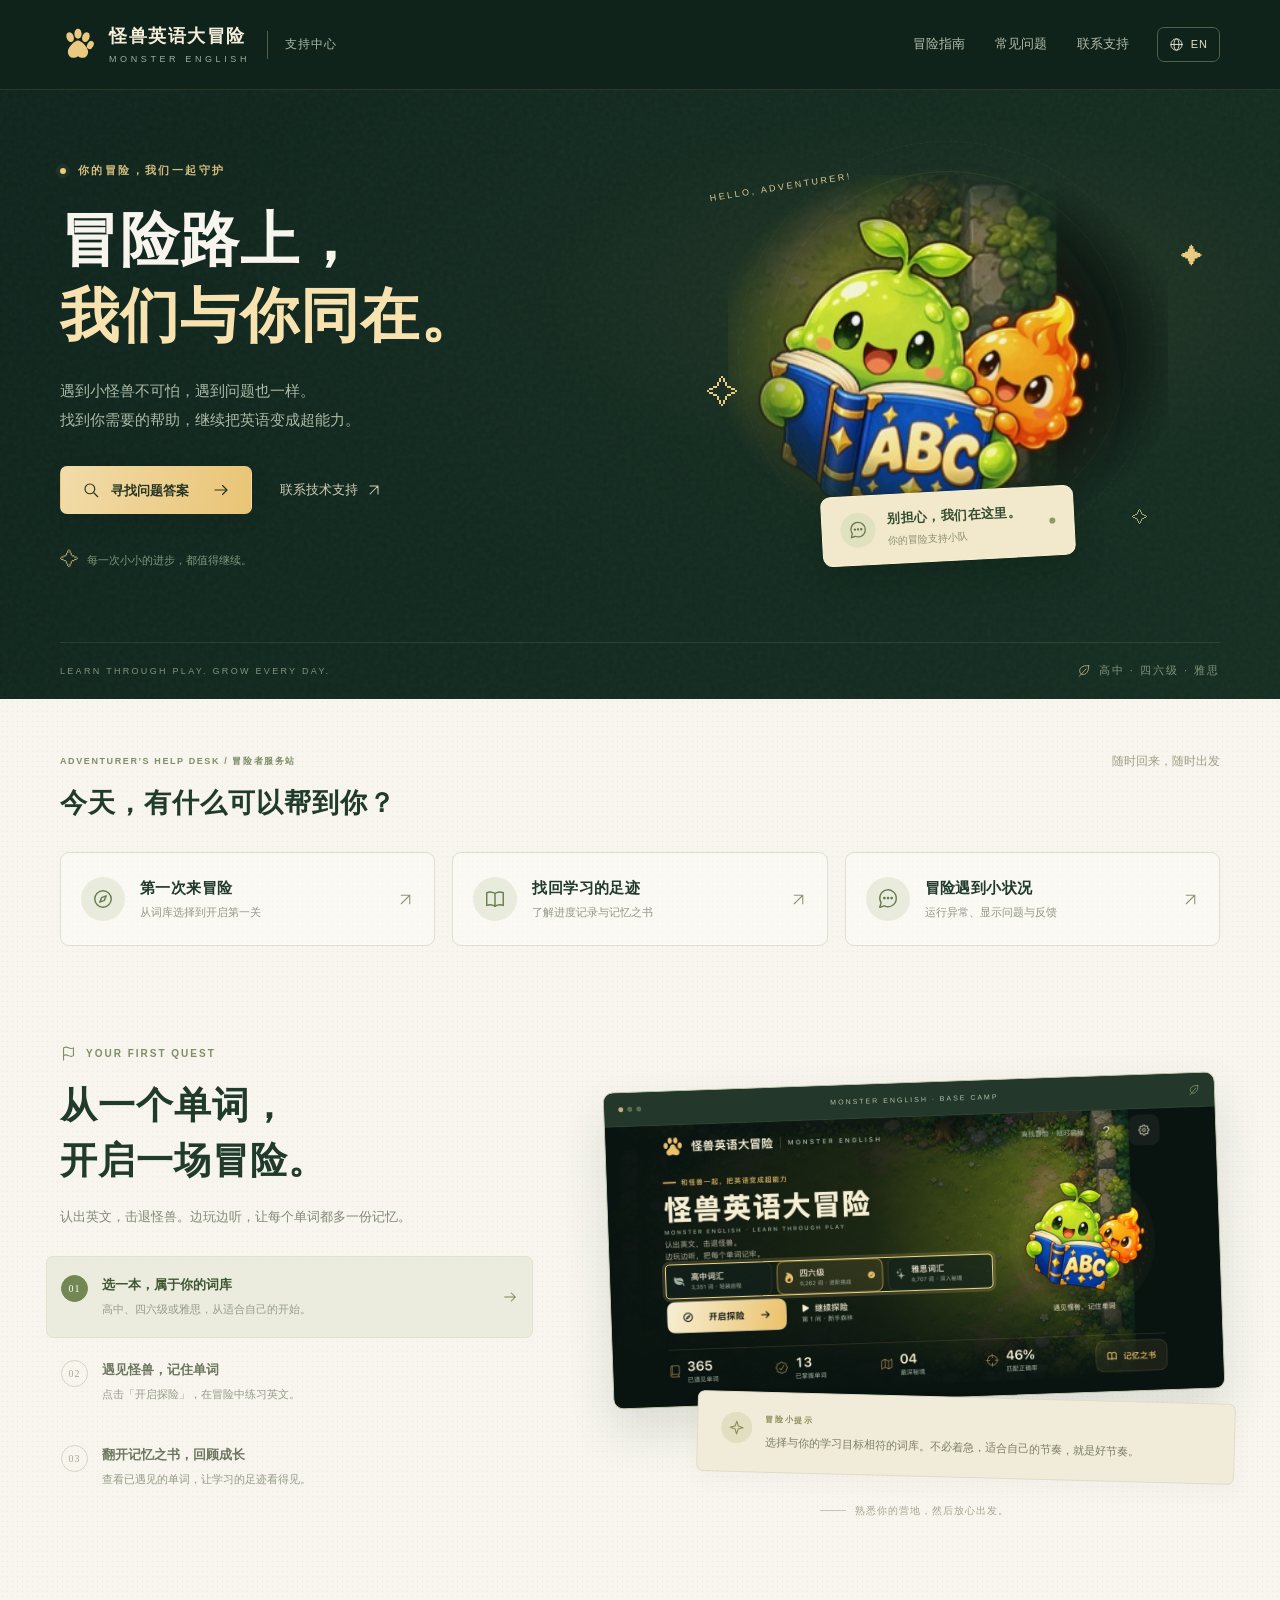
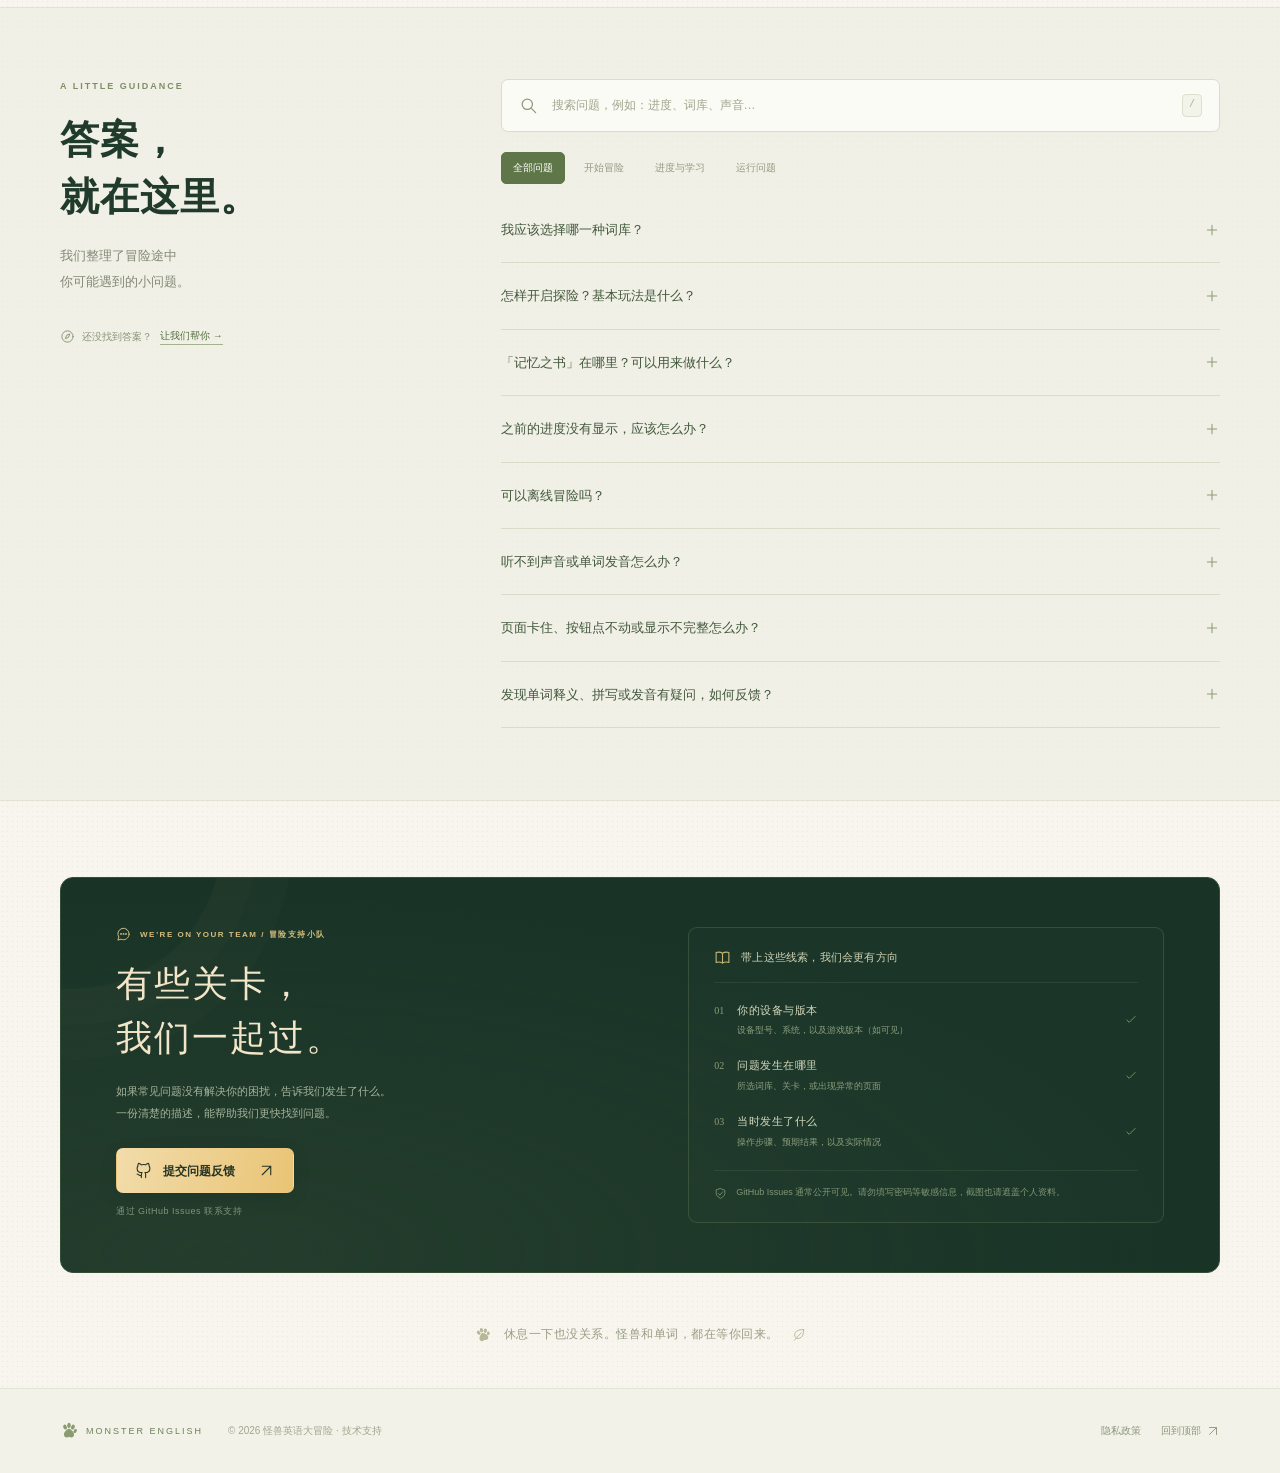
<file: support.html>
<!doctype html>
<html lang="zh-CN">
<head>
  <meta charset="UTF-8">
  <meta name="viewport" content="width=device-width, initial-scale=1">
  <meta name="description" content="怪兽英语大冒险技术支持中心。了解词库选择、冒险玩法与记忆之书，查找常见问题，整理并提交技术支持反馈。">
  <meta name="theme-color" content="#10271f">
  <title>怪兽英语大冒险 · 技术支持</title>
  <link rel="icon" href="assets/favicon.svg" type="image/svg+xml">
  <link rel="stylesheet" href="styles.css">
  <script src="app.js" defer></script>
</head>
<body>
  <svg class="icon-library" xmlns="http://www.w3.org/2000/svg" aria-hidden="true">
    <symbol id="paw" viewBox="0 0 32 32"><ellipse cx="9" cy="9" rx="3.2" ry="4.5" transform="rotate(-22 9 9)"/><ellipse cx="16" cy="6" rx="3.2" ry="4.5"/><ellipse cx="23" cy="9" rx="3.2" ry="4.5" transform="rotate(22 23 9)"/><ellipse cx="27" cy="16" rx="2.7" ry="3.9" transform="rotate(29 27 16)"/><path d="M7 22c0-4 6-10 9-10s9 6 9 10c0 5-5 7-9 4-4 3-9 1-9-4Z"/></symbol>
    <symbol id="arrow" viewBox="0 0 24 24"><path d="M4 12h16m-6-6 6 6-6 6"/></symbol>
    <symbol id="arrow-up" viewBox="0 0 24 24"><path d="M6 18 18 6M6 6h12v12"/></symbol>
    <symbol id="compass" viewBox="0 0 24 24"><circle cx="12" cy="12" r="9"/><path d="m15.5 8.5-2 5-5 2 2-5z"/></symbol>
    <symbol id="book" viewBox="0 0 24 24"><path d="M12 6c-3-2-6-2-9-1v14c3-1 6-1 9 1 3-2 6-2 9-1V5c-3-1-6-1-9 1Zm0 0v14"/></symbol>
    <symbol id="leaf" viewBox="0 0 24 24"><path d="M20 3C9 2 3 7 5 14s16 6 15-11ZM4 21l12-13"/></symbol>
    <symbol id="flag" viewBox="0 0 24 24"><path d="M5 21V4c6-4 8 4 14 0v11c-6 4-8-4-14 0"/></symbol>
    <symbol id="search" viewBox="0 0 24 24"><circle cx="10.5" cy="10.5" r="6.5"/><path d="m16 16 5 5"/></symbol>
    <symbol id="plus" viewBox="0 0 24 24"><path d="M5 12h14M12 5v14"/></symbol>
    <symbol id="chat" viewBox="0 0 24 24"><path d="M21 11.5a9 9 0 0 1-13 8L3 21l1.5-5A9 9 0 1 1 21 11.5Z"/><path d="M8 11h.01M12 11h.01M16 11h.01" stroke-width="3"/></symbol>
    <symbol id="shield" viewBox="0 0 24 24"><path d="m12 3 8 3v6c0 5-8 9-8 9s-8-4-8-9V6zM8 12l3 3 5-6"/></symbol>
    <symbol id="globe" viewBox="0 0 24 24"><circle cx="12" cy="12" r="9"/><ellipse cx="12" cy="12" rx="4" ry="9"/><path d="M3 12h18"/></symbol>
    <symbol id="github" viewBox="0 0 24 24"><path d="M9 19c-4 1-4-2-6-2m12 5v-4c0-1 .2-2-1-3 4 0 7-2 7-6 0-2-1-3-1-3 0-1 0-3-1-4-2 0-4 2-4 2-3-1-5 0-6 0 0 0-2-2-4-2-1 1-1 3-1 4 0 0-1 1-1 3 0 4 3 6 7 6-1 1-1 2-1 3v4"/></symbol>
    <symbol id="copy" viewBox="0 0 24 24"><rect x="8" y="8" width="12" height="13" rx="2"/><path d="M16 8V5a2 2 0 0 0-2-2H5a2 2 0 0 0-2 2v9a2 2 0 0 0 2 2h3"/></symbol>
    <symbol id="check" viewBox="0 0 24 24"><path d="m5 12 4 4L19 6"/></symbol>
    <symbol id="spark" viewBox="0 0 24 24"><path d="m12 3 2.2 6.8L21 12l-6.8 2.2L12 21l-2.2-6.8L3 12l6.8-2.2Z"/></symbol>
  </svg>
  <a href="#main" class="skip-link" data-zh="跳到主要内容" data-en="Skip to main content">跳到主要内容</a>
  <header class="site-header">
    <div class="container nav">
      <a class="brand" href="#top" aria-label="怪兽英语大冒险 · 支持首页">
        <svg class="brand-paw"><use href="#paw"/></svg>
        <span class="brand-text"><strong data-zh="怪兽英语大冒险" data-en="Monster English">怪兽英语大冒险</strong><small>MONSTER ENGLISH</small></span>
        <span class="brand-divider"></span><span class="brand-tag" data-zh="支持中心" data-en="SUPPORT">支持中心</span>
      </a>
      <nav class="nav-links" aria-label="支持导航" data-aria-zh="支持导航" data-aria-en="Support navigation">
        <a href="#guide" data-zh="冒险指南" data-en="Getting started">冒险指南</a>
        <a href="#faq" data-zh="常见问题" data-en="FAQ">常见问题</a>
        <a href="#contact" data-zh="联系支持" data-en="Contact">联系支持</a>
      </nav>
      <button class="language-button" id="languageButton" type="button" aria-label="Switch to English"><svg class="icon"><use href="#globe"/></svg><span id="languageLabel">EN</span></button>
    </div>
  </header>
  <main id="main">
    <section class="hero" id="top" aria-labelledby="heroTitle">
      <div class="hero-grain" aria-hidden="true"></div>
      <div class="container hero-grid">
        <div class="hero-copy">
          <div class="eyebrow light"><span class="status-dot"></span><span data-zh="你的冒险，我们一起守护" data-en="A little help for your next adventure">你的冒险，我们一起守护</span></div>
          <h1 id="heroTitle"><span data-zh="冒险路上，" data-en="Every adventurer">冒险路上，</span><br><em data-zh="我们与你同在。" data-en="needs a companion.">我们与你同在。</em></h1>
          <p class="hero-description" data-zh="遇到小怪兽不可怕，遇到问题也一样。\n找到你需要的帮助，继续把英语变成超能力。" data-en="A tricky monster? A little hiccup? We’re here to help.\nFind your answer, and keep turning words into superpowers.">遇到小怪兽不可怕，遇到问题也一样。<br>找到你需要的帮助，继续把英语变成超能力。</p>
          <div class="hero-actions">
            <a class="button button-gold" href="#faq"><svg class="icon"><use href="#search"/></svg><span data-zh="寻找问题答案" data-en="Find an answer">寻找问题答案</span><svg class="icon"><use href="#arrow"/></svg></a>
            <a class="text-link" href="#contact"><span data-zh="联系技术支持" data-en="Contact support">联系技术支持</span><svg class="icon"><use href="#arrow-up"/></svg></a>
          </div>
          <div class="hero-note"><span class="tiny-star">✧</span><span data-zh="每一次小小的进步，都值得继续。" data-en="Every little step is worth taking.">每一次小小的进步，都值得继续。</span></div>
        </div>
        <div class="hero-art" role="img" aria-label="绿色嫩芽怪兽和橙色火焰怪兽，一起捧着 ABC 单词书" data-aria-zh="绿色嫩芽怪兽和橙色火焰怪兽，一起捧着 ABC 单词书" data-aria-en="A green sprout monster and an orange fire monster holding an ABC book">
          <div class="art-orbit orbit-one"></div><div class="art-orbit orbit-two"></div>
          <span class="art-star star-one">✦</span><span class="art-star star-two">✧</span><span class="art-star star-three">✧</span>
          <span class="art-label">HELLO, ADVENTURER!</span>
          <div class="mascot-window"><img src="assets/game-home.jpeg" alt="" aria-hidden="true" width="1308" height="602"></div>
          <div class="companion-note"><span class="companion-icon"><svg class="icon"><use href="#chat"/></svg></span><div><strong data-zh="别担心，我们在这里。" data-en="You’ve got a friend here.">别担心，我们在这里。</strong><small data-zh="你的冒险支持小队" data-en="Your adventure support team">你的冒险支持小队</small></div><span class="note-dot"></span></div>
        </div>
      </div>
      <div class="container hero-bottom"><span>LEARN THROUGH PLAY. GROW EVERY DAY.</span><span class="hero-bottom-right"><svg class="icon"><use href="#leaf"/></svg><span data-zh="高中 · 四六级 · 雅思" data-en="High school · CET-4/6 · IELTS">高中 · 四六级 · 雅思</span></span></div>
    </section>

    <div class="paper-world">
      <section class="container quick-section" aria-labelledby="quickTitle">
        <div class="section-kicker"><span class="eyebrow" data-zh="ADVENTURER’S HELP DESK / 冒险者服务站" data-en="ADVENTURER’S HELP DESK">ADVENTURER’S HELP DESK / 冒险者服务站</span><span class="edition" data-zh="随时回来，随时出发" data-en="A safe place to start again">随时回来，随时出发</span></div>
        <h2 class="quick-title" id="quickTitle" data-zh="今天，有什么可以帮到你？" data-en="What can we help you with?">今天，有什么可以帮到你？</h2>
        <div class="quick-links">
          <a class="quick-link" href="#guide"><span class="quick-icon"><svg class="icon"><use href="#compass"/></svg></span><div><h3 data-zh="第一次来冒险" data-en="New to the adventure?">第一次来冒险</h3><p data-zh="从词库选择到开启第一关" data-en="From choosing words to your first quest">从词库选择到开启第一关</p></div><svg class="icon quick-arrow"><use href="#arrow-up"/></svg></a>
          <a class="quick-link" href="#faq" data-quick-category="progress"><span class="quick-icon"><svg class="icon"><use href="#book"/></svg></span><div><h3 data-zh="找回学习的足迹" data-en="Your learning journey">找回学习的足迹</h3><p data-zh="了解进度记录与记忆之书" data-en="Progress, records, and your Memory Book">了解进度记录与记忆之书</p></div><svg class="icon quick-arrow"><use href="#arrow-up"/></svg></a>
          <a class="quick-link" href="#contact"><span class="quick-icon"><svg class="icon"><use href="#chat"/></svg></span><div><h3 data-zh="冒险遇到小状况" data-en="Hit a little roadblock?">冒险遇到小状况</h3><p data-zh="运行异常、显示问题与反馈" data-en="Technical issues, display, and feedback">运行异常、显示问题与反馈</p></div><svg class="icon quick-arrow"><use href="#arrow-up"/></svg></a>
        </div>
      </section>

      <section class="container guide-section" id="guide" aria-labelledby="guideTitle">
        <div class="guide-copy">
          <div class="eyebrow"><svg class="icon"><use href="#flag"/></svg><span>YOUR FIRST QUEST</span></div>
          <h2 id="guideTitle"><span data-zh="从一个单词，" data-en="A whole adventure,">从一个单词，</span><br><span data-zh="开启一场冒险。" data-en="one word at a time.">开启一场冒险。</span></h2>
          <p class="section-intro" data-zh="认出英文，击退怪兽。边玩边听，让每个单词都多一份记忆。" data-en="Recognize English words, take on monsters, and listen as you play. Make every word a little more memorable.">认出英文，击退怪兽。边玩边听，让每个单词都多一份记忆。</p>
          <div class="guide-steps" role="tablist" aria-label="冒险入门步骤" data-aria-zh="冒险入门步骤" data-aria-en="Getting started steps">
            <button class="guide-step active" id="step1" role="tab" aria-controls="guidePanel" aria-selected="true" tabindex="0" data-step="0"><span class="step-no">01</span><span><strong data-zh="选一本，属于你的词库" data-en="Choose your vocabulary">选一本，属于你的词库</strong><small data-zh="高中、四六级或雅思，从适合自己的开始。" data-en="Start with high school, CET-4/6, or IELTS words.">高中、四六级或雅思，从适合自己的开始。</small></span><svg class="icon"><use href="#arrow"/></svg></button>
            <button class="guide-step" id="step2" role="tab" aria-controls="guidePanel" aria-selected="false" tabindex="-1" data-step="1"><span class="step-no">02</span><span><strong data-zh="遇见怪兽，记住单词" data-en="Meet monsters. Learn words.">遇见怪兽，记住单词</strong><small data-zh="点击「开启探险」，在冒险中练习英文。" data-en="Select Start Adventure and learn through play.">点击「开启探险」，在冒险中练习英文。</small></span><svg class="icon"><use href="#arrow"/></svg></button>
            <button class="guide-step" id="step3" role="tab" aria-controls="guidePanel" aria-selected="false" tabindex="-1" data-step="2"><span class="step-no">03</span><span><strong data-zh="翻开记忆之书，回顾成长" data-en="Revisit your Memory Book">翻开记忆之书，回顾成长</strong><small data-zh="查看已遇见的单词，让学习的足迹看得见。" data-en="Look back at words encountered on your journey.">查看已遇见的单词，让学习的足迹看得见。</small></span><svg class="icon"><use href="#arrow"/></svg></button>
          </div>
        </div>
        <div class="guide-visual" id="guidePanel" role="tabpanel" aria-labelledby="step1" tabindex="0">
          <div class="game-frame"><div class="frame-heading"><span><i></i><i></i><i></i></span><small>MONSTER ENGLISH · BASE CAMP</small><svg class="icon"><use href="#leaf"/></svg></div><div class="game-viewport"><img class="game-screenshot" src="assets/game-home.jpeg" alt="怪兽英语大冒险首页，展示高中、四六级、雅思词库及开启探险、继续探险、记忆之书入口" data-aria-zh="怪兽英语大冒险首页，展示高中、四六级、雅思词库及开启探险、继续探险、记忆之书入口" data-aria-en="Monster English home screen with vocabulary choices, Start Adventure, Continue Adventure, and Memory Book" width="1308" height="602" loading="lazy"><div class="screenshot-marker marker-vocabulary" id="screenshotMarker" aria-hidden="true"></div></div></div>
          <div class="field-note"><span class="field-note-icon"><svg class="icon"><use href="#spark"/></svg></span><div><span class="eyebrow" data-zh="冒险小提示" data-en="A LITTLE ADVENTURE TIP">冒险小提示</span><p id="guideTip">选择与你的学习目标相符的词库。不必着急，适合自己的节奏，就是好节奏。</p></div></div>
          <div class="guide-caption"><span class="caption-line"></span><span data-zh="熟悉你的营地，然后放心出发。" data-en="Get to know your base camp. Then, off you go.">熟悉你的营地，然后放心出发。</span></div>
        </div>
      </section>

      <section class="faq-section" id="faq" aria-labelledby="faqTitle">
        <div class="container faq-layout">
          <div class="faq-aside"><span class="eyebrow">A LITTLE GUIDANCE</span><h2 id="faqTitle"><span data-zh="答案，" data-en="A few answers">答案，</span><br><span data-zh="就在这里。" data-en="for the journey.">就在这里。</span></h2><p class="section-intro" data-zh="我们整理了冒险途中\n你可能遇到的小问题。" data-en="A little guidance for the questions\nyou may meet along the way.">我们整理了冒险途中<br>你可能遇到的小问题。</p><div class="faq-aside-note"><svg class="icon"><use href="#compass"/></svg><span data-zh="还没找到答案？" data-en="Still a little lost?">还没找到答案？</span><a href="#contact" data-zh="让我们帮你 →" data-en="We’re here to help →">让我们帮你 →</a></div></div>
          <div class="faq-content"><div class="search-box"><svg class="icon"><use href="#search"/></svg><label class="sr-only" for="faqSearch" data-zh="搜索常见问题" data-en="Search frequently asked questions">搜索常见问题</label><input id="faqSearch" type="search" placeholder="搜索问题，例如：进度、词库、声音…" data-placeholder-zh="搜索问题，例如：进度、词库、声音…" data-placeholder-en="Search progress, vocabulary, sound…" autocomplete="off"><kbd aria-hidden="true">/</kbd></div><div class="faq-filters" role="group" aria-label="问题分类" data-aria-zh="问题分类" data-aria-en="Question categories"><button type="button" class="filter active" data-category="all" aria-pressed="true" data-zh="全部问题" data-en="All questions">全部问题</button><button type="button" class="filter" data-category="start" aria-pressed="false" data-zh="开始冒险" data-en="Getting started">开始冒险</button><button type="button" class="filter" data-category="progress" aria-pressed="false" data-zh="进度与学习" data-en="Progress & learning">进度与学习</button><button type="button" class="filter" data-category="technical" aria-pressed="false" data-zh="运行问题" data-en="Technical issues">运行问题</button></div><div id="faqList" class="faq-list"></div><p class="empty-state" id="emptyState" hidden data-zh="没有找到匹配的问题。试试「进度」「词库」等关键词，或在下方联系支持。" data-en="No matching questions. Try “progress” or “vocabulary”, or contact support below.">没有找到匹配的问题。试试「进度」「词库」等关键词，或在下方联系支持。</p><p id="searchResult" class="sr-only" role="status" aria-live="polite"></p></div>
        </div>
      </section>

      <section class="container contact-section" id="contact" aria-labelledby="contactTitle">
        <div class="contact-card"><div class="contact-copy"><span class="eyebrow light"><svg class="icon"><use href="#chat"/></svg><span data-zh="WE’RE ON YOUR TEAM / 冒险支持小队" data-en="WE’RE ON YOUR TEAM">WE’RE ON YOUR TEAM / 冒险支持小队</span></span><h2 id="contactTitle"><span data-zh="有些关卡，" data-en="Some quests are">有些关卡，</span><br><span data-zh="我们一起过。" data-en="better together.">我们一起过。</span></h2><p data-zh="如果常见问题没有解决你的困扰，告诉我们发生了什么。\n一份清楚的描述，能帮助我们更快找到问题。" data-en="If your question is still unanswered, tell us what happened.\nA clear description helps us find the way forward.">如果常见问题没有解决你的困扰，告诉我们发生了什么。<br>一份清楚的描述，能帮助我们更快找到问题。</p><button class="button button-gold" type="button" data-open-feedback><svg class="icon"><use href="#github"/></svg><span data-zh="提交问题反馈" data-en="Report an issue">提交问题反馈</span><svg class="icon"><use href="#arrow-up"/></svg></button><span class="contact-channel" data-zh="通过 GitHub Issues 联系支持" data-en="Support via GitHub Issues">通过 GitHub Issues 联系支持</span></div><div class="feedback-checklist"><div class="checklist-heading"><svg class="icon"><use href="#book"/></svg><span data-zh="带上这些线索，我们会更有方向" data-en="A few clues go a long way">带上这些线索，我们会更有方向</span></div><div class="checklist-item"><span>01</span><div><strong data-zh="你的设备与版本" data-en="Your device & version">你的设备与版本</strong><small data-zh="设备型号、系统，以及游戏版本（如可见）" data-en="Device model, system, and game version if available">设备型号、系统，以及游戏版本（如可见）</small></div><svg class="icon"><use href="#check"/></svg></div><div class="checklist-item"><span>02</span><div><strong data-zh="问题发生在哪里" data-en="Where it happened">问题发生在哪里</strong><small data-zh="所选词库、关卡，或出现异常的页面" data-en="Vocabulary set, level, or affected screen">所选词库、关卡，或出现异常的页面</small></div><svg class="icon"><use href="#check"/></svg></div><div class="checklist-item"><span>03</span><div><strong data-zh="当时发生了什么" data-en="What happened">当时发生了什么</strong><small data-zh="操作步骤、预期结果，以及实际情况" data-en="Steps, expected behavior, and actual result">操作步骤、预期结果，以及实际情况</small></div><svg class="icon"><use href="#check"/></svg></div><div class="privacy-note"><svg class="icon"><use href="#shield"/></svg><p data-zh="GitHub Issues 通常公开可见。请勿填写密码等敏感信息，截图也请遮盖个人资料。" data-en="GitHub issues are usually public. Do not include passwords or sensitive information; hide personal details in screenshots.">GitHub Issues 通常公开可见。请勿填写密码等敏感信息，截图也请遮盖个人资料。</p></div></div></div>
      </section>
      <div class="container closing-note"><svg class="closing-paw"><use href="#paw"/></svg><span data-zh="休息一下也没关系。怪兽和单词，都在等你回来。" data-en="It’s okay to take a break. Your monsters and words will be waiting.">休息一下也没关系。怪兽和单词，都在等你回来。</span><svg class="icon"><use href="#leaf"/></svg></div>
      <footer class="site-footer"><div class="container footer-inner"><a class="footer-brand" href="#top"><svg class="icon"><use href="#paw"/></svg><span>MONSTER ENGLISH</span></a><span class="copyright" data-zh="© 2026 怪兽英语大冒险 · 技术支持" data-en="© 2026 Monster English · Technical support">© 2026 怪兽英语大冒险 · 技术支持</span><nav class="footer-links" aria-label="页脚导航" data-aria-zh="页脚导航" data-aria-en="Footer navigation"><a class="back-top" href="privacy.html"><span data-zh="隐私政策" data-en="Privacy policy">隐私政策</span></a><a class="back-top" href="#top"><span data-zh="回到顶部" data-en="Back to top">回到顶部</span><svg class="icon"><use href="#arrow-up"/></svg></a></nav></div></footer>
    </div>
  </main>

  <dialog id="feedbackDialog" class="feedback-dialog" aria-labelledby="feedbackTitle">
    <div class="dialog-top"><span class="eyebrow">ADVENTURE SUPPORT</span><button class="close-button" id="closeDialog" aria-label="关闭" data-aria-zh="关闭" data-aria-en="Close" type="button">×</button></div><h2 id="feedbackTitle" data-zh="告诉我们，你遇到了什么？" data-en="Tell us what happened.">告诉我们，你遇到了什么？</h2><p class="dialog-intro" id="feedbackIntro"></p>
    <form id="feedbackForm"><label><span data-zh="问题标题" data-en="Issue title">问题标题</span><input name="title" required maxlength="120" placeholder="例如：进入关卡后没有声音" data-placeholder-zh="例如：进入关卡后没有声音" data-placeholder-en="e.g. No sound after starting a level"></label><div class="form-row"><label><span data-zh="设备与系统" data-en="Device & system">设备与系统</span><input name="device" required maxlength="160" placeholder="例如：iPhone / iOS 版本" data-placeholder-zh="例如：iPhone / iOS 版本" data-placeholder-en="e.g. iPhone / iOS version"></label><label><span data-zh="游戏版本（选填）" data-en="Game version (optional)">游戏版本（选填）</span><input name="version" maxlength="80" placeholder="如可见，请填写" data-placeholder-zh="如可见，请填写" data-placeholder-en="If available"></label></div><label><span data-zh="问题描述与操作步骤" data-en="What happened & steps to reproduce">问题描述与操作步骤</span><textarea name="description" required rows="5" maxlength="5000" placeholder="使用的词库或关卡：&#10;我进行了哪些操作：&#10;我期望发生什么：&#10;实际发生了什么：" data-placeholder-zh="使用的词库或关卡：\n我进行了哪些操作：\n我期望发生什么：\n实际发生了什么：" data-placeholder-en="Vocabulary set or level:\nSteps I took:\nWhat I expected:\nWhat actually happened:"></textarea></label><p class="dialog-privacy"><svg class="icon"><use href="#shield"/></svg><span data-zh="请勿填写密码、联系方式或其他敏感信息。" data-en="Please leave out passwords, contact details, and sensitive information.">请勿填写密码、联系方式或其他敏感信息。</span></p><div class="dialog-actions"><button class="button button-outline" type="button" id="copyFeedback"><svg class="icon"><use href="#copy"/></svg><span data-zh="复制问题信息" data-en="Copy report">复制问题信息</span></button><button class="button button-dark" type="submit" id="submitFeedback"><svg class="icon"><use href="#github"/></svg><span id="submitLabel">预览问题报告</span><svg class="icon"><use href="#arrow-up"/></svg></button></div></form><div id="reportPreview" class="report-preview" hidden><strong data-zh="问题报告预览" data-en="Your issue report">问题报告预览</strong><pre id="reportContent"></pre><p data-zh="这是本地预览，未向 GitHub 提交任何内容。正式发布后，可在 GitHub 确认并提交。" data-en="This is a local preview. Nothing has been submitted to GitHub. After publishing, you can review and submit on GitHub.">这是本地预览，未向 GitHub 提交任何内容。正式发布后，可在 GitHub 确认并提交。</p></div><p class="feedback-status" id="feedbackStatus" role="status" aria-live="polite"></p>
  </dialog>
  <div class="toast" id="toast" role="status" aria-live="polite"></div>
</body>
</html>
</file>
<file: styles.css>
@charset "UTF-8";
:root{--forest:#10271f;--forest-deep:#0c211a;--forest-mid:#1b392c;--gold:#eaca80;--gold-light:#f7e2b0;--paper:#f7f5ee;--ink:#203a2b;--muted:#7c8277;--line:#dedfd3;--serif:Georgia,"Songti SC","STSong",serif;--sans:-apple-system,BlinkMacSystemFont,"PingFang SC","Hiragino Sans GB","Microsoft YaHei",sans-serif}
*{box-sizing:border-box}html{scroll-behavior:smooth;scroll-padding-top:104px}body{margin:0;min-width:320px;font-family:var(--sans);font-size:15px;line-height:1.6;color:var(--ink);background:var(--forest);-webkit-font-smoothing:antialiased}button,input,textarea{font:inherit}button,a,input,textarea{-webkit-tap-highlight-color:transparent}button,a{touch-action:manipulation}button{cursor:pointer}a{color:inherit;text-decoration:none}button{color:inherit}button:focus-visible,a:focus-visible,input:focus-visible,textarea:focus-visible,[tabindex]:focus-visible,summary:focus-visible{outline:3px solid #9ba95e;outline-offset:5px}button:disabled{cursor:default}svg{flex-shrink:0}.icon{width:22px;height:22px;fill:none;stroke:currentColor;stroke-width:1.55;stroke-linecap:round;stroke-linejoin:round}.icon-library{position:absolute;width:0;height:0;overflow:hidden}.container{width:min(1160px,calc(100% - 96px));margin-inline:auto}.sr-only{position:absolute;width:1px;height:1px;padding:0;margin:-1px;overflow:hidden;clip:rect(0,0,0,0);white-space:nowrap;border:0}[hidden]{display:none!important}.skip-link{position:fixed;left:18px;top:14px;z-index:100;background:var(--gold);color:var(--forest);padding:10px 16px;border-radius:8px;transform:translateY(-180%)}.skip-link:focus{transform:translateY(0)}
.site-header{height:90px;position:sticky;top:0;z-index:20;background:rgba(15,36,28,.94);backdrop-filter:blur(18px);border-bottom:1px solid rgba(234,202,128,.12)}.nav{height:100%;display:flex;align-items:center;gap:28px}.brand{display:flex;align-items:center;gap:13px;color:#f5eedb}.brand-paw{width:36px;height:36px;fill:var(--gold)}.brand-text{display:flex;flex-direction:column;gap:1px}.brand-text strong{font-size:18px;letter-spacing:1.5px;font-weight:650}.brand-text small{font-size:9px;letter-spacing:3.6px;color:#a0ad99}.brand-divider{height:28px;width:1px;background:#516046;margin-inline:4px}.brand-tag{font-size:12px;letter-spacing:1px;color:#adbba8}.nav-links{display:flex;align-items:center;gap:30px;margin-left:auto;font-size:13px;color:#b3bda9}.nav-links a{transition:color .2s}.nav-links a:hover{color:var(--gold-light)}.language-button{display:flex;align-items:center;gap:7px;justify-content:center;background:transparent;color:#e1dec9;border:1px solid #53604a;border-radius:7px;padding:8px 11px;font-size:11px;letter-spacing:1px}.language-button .icon{width:15px;height:15px}.language-button:hover{border-color:var(--gold);background:#ffffff06}
.hero{position:relative;overflow:hidden;background:radial-gradient(ellipse at 75% 34%,#35442a80 0%,#162c2080 31%,transparent 57%),linear-gradient(125deg,#0e241c,#142d21);color:var(--paper)}.hero-grain{position:absolute;inset:0;pointer-events:none;opacity:.065;background-image:url("data:image/svg+xml,%3Csvg viewBox='0 0 180 180' xmlns='http://www.w3.org/2000/svg'%3E%3Cfilter id='n'%3E%3CfeTurbulence type='fractalNoise' baseFrequency='.72' numOctaves='3' stitchTiles='stitch'/%3E%3C/filter%3E%3Crect width='100%25' height='100%25' opacity='.7' filter='url(%23n)'/%3E%3C/svg%3E")}.hero-grid{position:relative;display:grid;grid-template-columns:1.08fr 1fr;gap:30px;align-items:center;min-height:552px;padding-top:28px;padding-bottom:23px}.eyebrow{display:flex;align-items:center;gap:9px;color:#7f8e66;font-size:10px;font-weight:600;letter-spacing:2px;line-height:1.7}.eyebrow .icon{width:17px;height:17px}.eyebrow.light{color:#d4bd7c;letter-spacing:2.4px;font-size:11px}.status-dot{width:6px;height:6px;border-radius:50%;background:var(--gold);box-shadow:0 0 0 4px #eaca8010;margin-right:3px}h1,h2,h3,p{margin:0}h1{font-family:var(--serif);font-weight:600;font-size:clamp(40px,4.6vw,64px);line-height:1.3;letter-spacing:1px;margin:23px 0 20px}h1 em{font-style:normal;color:var(--gold-light)}.hero-description{font-size:15px;line-height:1.95;color:#adbba7;white-space:pre-line}.hero-actions{display:flex;gap:28px;align-items:center;margin-top:32px}.button{min-height:48px;display:inline-flex;align-items:center;justify-content:center;gap:11px;padding:13px 21px;border:1px solid transparent;border-radius:7px;font-size:13px;font-weight:600;transition:background .2s,transform .2s,box-shadow .2s;line-height:1.5}.button .icon{width:18px;height:18px}.button-gold{background:linear-gradient(105deg,#f2dcaa,#e9c475);color:#263524;box-shadow:0 5px 20px #00000012}.button-gold:hover{background:linear-gradient(105deg,#f9e9c5,#f2cf8b);transform:translateY(-2px);box-shadow:0 7px 24px #0000001e}.button-gold .icon:last-child{margin-left:12px}.text-link{display:inline-flex;align-items:center;gap:8px;font-size:13px;color:#cfceb6;white-space:nowrap}.text-link .icon{width:16px;height:16px}.text-link:hover{color:var(--gold-light)}.hero-note{display:flex;align-items:center;gap:8px;margin-top:31px;font-size:11px;color:#7f967e}.tiny-star{font-size:19px;color:#bca76e}.hero-art{height:430px;position:relative;isolation:isolate}.hero-art:before{content:"";position:absolute;width:340px;height:340px;left:50%;top:42%;transform:translate(-50%,-50%);border-radius:50%;background:radial-gradient(circle,#80944825,transparent 66%);filter:blur(20px);z-index:-1}.art-orbit{position:absolute;left:50%;top:46%;border-radius:50%;border:1px solid #bdbb681c;transform:translate(-50%,-50%)}.orbit-one{width:360px;height:360px}.orbit-two{width:420px;height:420px;border-style:dashed;border-color:#bdbb6812;transform:translate(-50%,-50%) rotate(-20deg)}.mascot-window{position:absolute;width:440px;height:350px;left:calc(50% - 220px);top:21px;overflow:hidden;mask-image:radial-gradient(ellipse 55% 55% at 50% 50%,#000 62%,transparent 99%);-webkit-mask-image:radial-gradient(ellipse 55% 55% at 50% 50%,#000 62%,transparent 99%)}.mascot-window img{position:absolute;max-width:none;width:1700px;height:auto;left:-1130px;top:-153px;filter:saturate(.91) brightness(.97)}.art-label{position:absolute;left:32px;top:26px;transform:rotate(-9deg);font-size:9px;letter-spacing:2.5px;color:#d7c990;z-index:2}.art-star{position:absolute;color:var(--gold);font-size:26px;z-index:2}.star-one{right:17px;top:85px;font-size:22px}.star-two{left:30px;top:214px;font-size:32px}.star-three{right:72px;bottom:53px;font-size:16px;color:#abaf74}.companion-note{position:absolute;bottom:23px;left:50%;transform:translateX(-50%) rotate(-3deg);display:flex;gap:12px;align-items:center;white-space:nowrap;background:#f2e9cd;border:1px solid #fff4d0;border-radius:10px;padding:14px 18px;box-shadow:0 16px 30px #04130c33;color:#344c30}.companion-icon{border-radius:50%;width:35px;height:35px;background:#dfe1bf;display:grid;place-items:center;color:#69734a}.companion-icon .icon{width:19px;height:19px}.companion-note strong{display:block;font-size:13px;font-weight:600;letter-spacing:.4px}.companion-note small{display:block;color:#8a8c72;font-size:10px;margin-top:3px}.note-dot{width:6px;height:6px;border-radius:50%;background:#8c9d5b;margin-left:16px}.hero-bottom{position:relative;display:flex;justify-content:space-between;align-items:center;border-top:1px solid #c7cf9b1f;min-height:57px;font-size:9px;letter-spacing:2.3px;color:#84927b}.hero-bottom-right{display:flex;align-items:center;gap:8px;font-size:11px;letter-spacing:2px}.hero-bottom .icon{width:14px;height:14px;color:#b9ad76}
.paper-world{background:var(--paper);background-image:radial-gradient(#a5966020 .45px,transparent .45px);background-size:5px 5px}.quick-section{padding-top:53px}.section-kicker{display:flex;align-items:center;justify-content:space-between;gap:20px}.section-kicker .eyebrow{font-size:9px;letter-spacing:1.6px}.edition{font-family:var(--serif);font-size:12px;color:#9c9e88}.quick-title{font-size:27px;font-family:var(--serif);letter-spacing:1px;font-weight:600;margin:11px 0 27px}.quick-links{display:grid;grid-template-columns:repeat(3,1fr);gap:17px}.quick-link{display:flex;align-items:center;gap:15px;padding:23px 20px;border:1px solid var(--line);border-radius:9px;background:#fffefa60;transition:background .2s,border-color .2s,transform .2s}.quick-link:hover{background:#fffefa;border-color:#a8b18c;transform:translateY(-3px)}.quick-icon{display:grid;place-items:center;background:#e9ecdd;color:#677c4f;width:44px;height:44px;border-radius:50%;flex-shrink:0}.quick-icon .icon{width:22px;height:22px}.quick-link h3{font-size:15px;font-weight:600;letter-spacing:.4px}.quick-link p{font-size:11px;color:#919785;line-height:1.6;margin-top:4px}.quick-arrow{width:17px;height:17px;color:#8d967b;margin-left:auto}
.guide-section{display:grid;grid-template-columns:.89fr 1.15fr;align-items:center;gap:75px;padding-top:99px;padding-bottom:99px}.guide-copy h2,.faq-aside h2{font-family:var(--serif);font-size:37px;font-weight:600;line-height:1.5;letter-spacing:1px;margin-top:16px}.section-intro{font-size:13px;line-height:1.95;color:#828975;margin-top:15px;white-space:pre-line}.guide-steps{display:flex;flex-direction:column;gap:3px;margin-top:27px}.guide-step{display:flex;align-items:flex-start;text-align:left;gap:14px;border:1px solid transparent;border-radius:7px;background:none;padding:17px 14px;margin-left:-14px;width:calc(100% + 14px);transition:background .2s,border .2s}.guide-step.active{background:#e9ecdcd9;border-color:#dfe3d0}.step-no{font-size:10px;letter-spacing:1px;font-family:Georgia,serif;color:#a5aa94;border-radius:50%;border:1px solid #d2d7c2;width:27px;height:27px;display:grid;place-items:center;flex-shrink:0;margin-top:1px}.guide-step.active .step-no{background:#738755;color:#fff;border-color:#738755}.guide-step strong{display:block;font-size:13px;font-weight:600;color:#6d7760;line-height:1.7}.guide-step.active strong{color:#3e5732}.guide-step small{display:block;font-size:11px;color:#959b87;line-height:1.8;margin-top:4px}.guide-step .icon{width:16px;height:16px;color:#768759;margin-left:auto;align-self:center;opacity:0}.guide-step.active .icon{opacity:1}.guide-step:not(.active):hover{background:#eeeee3}.guide-visual{position:relative;transform:translateY(24px)}.game-frame{position:relative;border-radius:10px;overflow:hidden;background:#14251e;box-shadow:0 22px 45px #1c352720;border:1px solid #bfc5ac;transform:rotate(-2deg)}.frame-heading{height:34px;display:flex;justify-content:space-between;align-items:center;padding-inline:14px;background:#23372b;border-bottom:1px solid #d2d5a213}.frame-heading>span{display:flex;gap:4px}.frame-heading i{width:5px;height:5px;border-radius:50%;background:#5c6c49}.frame-heading i:first-child{background:#b9b27e}.frame-heading small{font-size:7px;letter-spacing:2px;color:#b7c0a7}.frame-heading .icon{width:12px;height:12px;color:#88966c}.game-viewport{position:relative}.game-screenshot{display:block;width:100%;height:auto}.screenshot-marker{position:absolute;pointer-events:none;border:1.5px solid #ecd482;border-radius:5px;box-shadow:0 0 0 3px #eaca802b;transition:left .3s,top .3s,width .3s,height .3s}.marker-vocabulary{left:9.1%;top:49.7%;width:53.8%;height:12.2%}.marker-adventure{left:9.1%;top:62.9%;width:19.6%;height:11%}.marker-memory{left:79%;top:82.1%;width:11.9%;height:10.8%}.field-note{position:relative;display:flex;align-items:flex-start;gap:13px;background:#f1ecd9;border:1px solid #e0dcc8;border-radius:7px;width:88%;margin:-2px -15px 0 auto;padding:20px 23px;transform:rotate(1.5deg);box-shadow:0 8px 20px #4e523009}.field-note-icon{display:grid;place-items:center;width:31px;height:31px;border-radius:50%;background:#e2dec1;flex-shrink:0;color:#8c8b56}.field-note-icon .icon{width:17px;height:17px}.field-note .eyebrow{font-size:8px;letter-spacing:1.7px;color:#8d8b59}.field-note p{font-size:11px;color:#7a7d65;line-height:1.9;margin-top:5px}.guide-caption{display:flex;justify-content:center;align-items:center;gap:9px;margin-top:24px;font-size:10px;letter-spacing:1px;color:#a2a590}.caption-line{width:26px;height:1px;background:#c4c7b1}
.faq-section{border-top:1px solid #e0e3d3;border-bottom:1px solid #e0e3d3;background:#eeefe4a6;padding:71px 0 72px}.faq-layout{display:grid;grid-template-columns:.68fr 1.32fr;gap:70px;align-items:start}.faq-aside h2{margin-top:18px;font-size:39px;line-height:1.45}.faq-aside .eyebrow{font-size:9px}.faq-aside .section-intro{margin-top:18px}.faq-aside-note{display:flex;align-items:center;flex-wrap:wrap;gap:7px;font-size:10px;color:#889575;margin-top:34px}.faq-aside-note .icon{width:15px;height:15px}.faq-aside-note a{color:#516e3a;border-bottom:1px solid #a4b38f;margin-left:1px}.search-box{display:flex;align-items:center;gap:12px;padding:0 17px;height:53px;background:#fbfbf6;border:1px solid #daddca;border-radius:7px;box-shadow:0 3px 8px #353e2403}.search-box:focus-within{border-color:#8c9c6b;box-shadow:0 0 0 3px #aab7821a}.search-box .icon{width:19px;height:19px;color:#8c9a77}.search-box input{border:0;outline:none;background:transparent;flex:1;width:0;color:#405834;font-size:12px;height:100%}.search-box input:focus-visible{outline:none}.search-box input::placeholder{color:#a0a68e}.search-box kbd{border:1px solid #dedfce;color:#a8ae95;background:#f3f4e9;width:20px;height:23px;display:grid;place-items:center;border-radius:4px;font-size:10px}.faq-filters{display:flex;gap:7px;flex-wrap:wrap;margin:20px 0 13px}.filter{border:1px solid transparent;border-radius:5px;background:none;color:#929a80;font-size:10px;padding:7px 11px;white-space:nowrap}.filter.active{background:#5f7748;color:#fff;border-color:#5f7748}.filter:not(.active):hover{background:#e1e5d3;color:#526442}.faq-list details{border-bottom:1px solid #d7ddc8}.faq-list summary{list-style:none;display:flex;align-items:center;justify-content:space-between;gap:25px;cursor:pointer;font-size:13px;line-height:1.8;font-weight:500;padding:21px 0;color:#41573a}.faq-list summary::-webkit-details-marker{display:none}.faq-list summary:hover{color:#809148}.faq-list summary .icon{width:16px;height:16px;color:#8d9b76;transition:transform .2s}.faq-list details[open] summary .icon{transform:rotate(45deg)}.faq-answer{font-size:12px;color:#7e896e;line-height:2;padding:0 28px 21px 0;white-space:pre-line}.faq-answer a{text-decoration:underline;text-underline-offset:3px}.empty-state{font-size:13px;color:#7e896e;padding:35px 15px;background:#e3e7d63d;border-radius:7px;margin-top:20px;line-height:2}
.contact-section{padding-top:76px;padding-bottom:52px}.contact-card{position:relative;isolation:isolate;display:grid;grid-template-columns:1fr .94fr;gap:66px;background:radial-gradient(ellipse at 13% 95%,#30463377,transparent 68%),#193427;border:1px solid #344e36;border-radius:13px;padding:49px 55px;color:#f7f0db;overflow:hidden}.contact-card:before{content:"";position:absolute;z-index:-1;width:300px;height:300px;border:1px solid #c2c6810a;border-radius:50%;left:-140px;top:-190px;box-shadow:0 0 0 35px #c2c68104,0 0 0 70px #c2c68103}.contact-copy .eyebrow{font-size:8px;letter-spacing:1.5px}.contact-copy .eyebrow .icon{width:15px;height:15px}.contact-copy h2{font-family:var(--serif);font-size:36px;font-weight:500;line-height:1.5;letter-spacing:2px;margin:15px 0;color:#f3e6c8}.contact-copy>p{font-size:11px;line-height:2;color:#a5b49b;white-space:pre-line}.contact-copy .button{margin-top:24px;font-size:12px;min-height:45px;padding:12px 18px}.contact-copy .button .icon{width:17px;height:17px}.contact-channel{display:block;font-size:9px;color:#7f957a;letter-spacing:.5px;margin-top:11px}.feedback-checklist{align-self:center;border:1px solid #b1bc8730;background:#ffffff03;border-radius:9px;padding:21px 25px}.checklist-heading{display:flex;align-items:center;gap:10px;font-size:11px;letter-spacing:.2px;color:#d1d3b4;padding-bottom:15px;border-bottom:1px solid #c2c79b19}.checklist-heading .icon{width:17px;height:17px;color:#c6b576}.checklist-item{display:flex;gap:13px;align-items:center;padding-top:19px}.checklist-item>span{font-size:10px;font-family:Georgia,serif;color:#8f9e77;align-self:flex-start;padding-top:1px}.checklist-item strong{display:block;font-size:11px;font-weight:500;letter-spacing:.5px;color:#d6d8bb}.checklist-item small{display:block;font-size:9px;line-height:1.8;color:#8b9e7e;margin-top:3px}.checklist-item .icon{width:14px;height:14px;margin-left:auto;color:#83985c}.privacy-note{display:flex;gap:9px;border-top:1px solid #c2c79b19;margin-top:20px;padding-top:13px;color:#809775}.privacy-note .icon{width:13px;height:13px;margin-top:3px}.privacy-note p{font-size:9px;line-height:1.9}.closing-note{display:flex;justify-content:center;gap:13px;align-items:center;font-family:var(--serif);font-size:12px;letter-spacing:.5px;color:#999e85;padding-bottom:44px}.closing-paw{fill:#b5b997;width:16px;height:16px;transform:rotate(-17deg)}.closing-note .icon{width:14px;height:14px;color:#b1b68e}.site-footer{border-top:1px solid #e2e4d5;background:#f2f2e8}.footer-inner{display:flex;align-items:center;justify-content:space-between;gap:25px;min-height:84px}.footer-brand{display:flex;align-items:center;gap:8px;color:#6e805b;font-size:9px;letter-spacing:2px}.footer-brand .icon{width:18px;height:18px;fill:#8a9b70;stroke:none}.copyright{font-size:10px;color:#a0a68e}.back-top{display:flex;align-items:center;gap:5px;font-size:10px;color:#8a9579}.back-top .icon{width:14px;height:14px}
.feedback-dialog{background:var(--paper);color:var(--ink);border:1px solid #d6dcc8;border-radius:15px;width:min(620px,calc(100% - 32px));max-height:90dvh;padding:28px 32px 22px;box-shadow:0 24px 100px #00000050}.feedback-dialog::backdrop{background:#07170eda;backdrop-filter:blur(5px)}.dialog-top{display:flex;justify-content:space-between;align-items:center}.dialog-top .eyebrow{font-size:9px}.close-button{border:0;background:#e8ecdd;color:#698051;font-size:24px;line-height:1;width:30px;height:30px;border-radius:50%}.feedback-dialog h2{font-family:var(--serif);font-size:25px;line-height:1.5;margin:13px 0 10px;font-weight:500}.dialog-intro{font-size:12px;color:#849172;line-height:1.8;margin-bottom:20px}.feedback-dialog label{display:block;font-size:12px;margin-bottom:15px}.feedback-dialog label>span{display:block;margin-bottom:6px;color:#647a51}.feedback-dialog input,.feedback-dialog textarea{display:block;width:100%;border:1px solid #d5dcc7;background:#fffefa;border-radius:6px;padding:10px 12px;font-size:12px;color:#3f5831;line-height:1.8}.feedback-dialog textarea{resize:vertical;min-height:125px;max-height:300px}.feedback-dialog input::placeholder,.feedback-dialog textarea::placeholder{color:#a7ad98}.form-row{display:grid;grid-template-columns:1fr 1fr;gap:15px}.dialog-privacy{display:flex;gap:7px;align-items:flex-start;color:#929d80;font-size:10px}.dialog-privacy .icon{width:13px;height:13px;margin-top:2px}.dialog-actions{display:flex;justify-content:flex-end;gap:10px;margin-top:24px}.dialog-actions .button{font-size:11px;padding:10px 15px;min-height:42px}.button-outline{border-color:#cbd3bc;background:transparent;color:#5c724a}.button-outline:hover{background:#e8ecdd}.button-dark{background:#3c5932;color:#fffef7}.button-dark:hover{background:#527543}.feedback-status{font-size:12px;line-height:1.8;color:#6d7d54;margin-top:10px;min-height:10px}.report-preview{border:1px solid #d8dec9;background:#edf0e2;border-radius:7px;padding:17px;margin-top:22px}.report-preview>strong{font-size:12px;font-weight:600}.report-preview pre{white-space:pre-wrap;overflow-wrap:anywhere;font:11px/1.9 var(--sans);margin:12px 0;color:#6d7d54}.report-preview>p{font-size:10px;color:#929d80;border-top:1px solid #d8dec9;padding-top:10px}.toast{position:fixed;bottom:25px;left:50%;transform:translate(-50%,20px);padding:10px 20px;max-width:calc(100vw - 32px);color:var(--gold-light);background:var(--forest);border:1px solid #62784a;border-radius:7px;font-size:12px;z-index:50;box-shadow:0 8px 25px #00000015;opacity:0;pointer-events:none;transition:opacity .2s,transform .2s}.toast.visible{transform:translate(-50%,0);opacity:1}
html[lang="en"] h1{font-size:clamp(38px,4.05vw,57px);line-height:1.2;letter-spacing:-1.3px}html[lang="en"] .hero-description{font-size:13px}html[lang="en"] .brand-text strong{letter-spacing:.5px}html[lang="en"] .hero-actions{gap:22px}html[lang="en"] .quick-link{gap:12px;padding-inline:16px}html[lang="en"] .quick-link h3{font-size:14px;letter-spacing:0}html[lang="en"] .quick-link p{font-size:10px}html[lang="en"] .guide-copy h2,html[lang="en"] .faq-aside h2{font-size:38px;line-height:1.25;letter-spacing:-.7px}html[lang="en"] .contact-copy h2{letter-spacing:-.4px;line-height:1.2;margin:20px 0}html[lang="en"] .eyebrow.light{letter-spacing:1.6px}
@media(min-width:1500px){.hero-grid{min-height:592px}.container{width:min(1240px,calc(100% - 144px))}.guide-section{gap:95px}.hero-art{transform:scale(1.06)}}
@media(max-width:1100px){.container{width:calc(100% - 64px)}.nav{gap:20px}.brand-tag,.brand-divider{display:none}.nav-links{gap:20px}.hero-grid{grid-template-columns:1.1fr 1fr;gap:0;min-height:530px}.hero-art{transform:scale(.91);transform-origin:center right}.hero-actions{gap:20px}.quick-link{padding:20px 16px;gap:12px}.quick-icon{width:36px;height:36px}.quick-link h3{font-size:13px}.quick-link p{font-size:10px}.quick-arrow{width:14px}.guide-section{gap:50px;padding-top:80px;padding-bottom:80px}.guide-copy h2{font-size:33px}.faq-layout{gap:50px}.contact-card{padding:39px 35px;gap:40px}.feedback-checklist{padding:19px}.contact-copy h2{font-size:33px}html[lang="en"] .hero-actions{gap:17px}html[lang="en"] .text-link{font-size:12px}html[lang="en"] .button{padding-inline:15px}html[lang="en"] .quick-link h3{font-size:12px}html[lang="en"] .guide-copy h2{font-size:33px}}
@media(max-width:860px){.brand-text strong{font-size:15px}.brand-text small{font-size:8px;letter-spacing:2.5px}.brand-paw{width:31px;height:31px}.nav-links{gap:18px;font-size:12px}.hero-grid{min-height:500px}.hero-copy{position:relative;z-index:3}.hero h1{font-size:42px}.hero-art{transform:scale(.78);transform-origin:30% center;margin-left:-15px;width:390px;pointer-events:none}.hero-description{font-size:13px}.hero-actions{gap:15px}.hero-actions .button{padding:12px 15px;font-size:12px}.hero-actions .button .icon:last-child{margin-left:3px}.text-link{font-size:12px}.hero-note{font-size:10px}.quick-links{gap:11px}.quick-link{gap:11px;padding:20px 13px}.quick-link .quick-arrow{display:none}.quick-icon{width:32px;height:32px}.quick-icon .icon{width:18px}.quick-link h3{font-size:12px}.quick-link p{font-size:9px}.guide-section{gap:35px;grid-template-columns:1fr 1.05fr}.guide-copy h2{font-size:30px}.guide-copy .section-intro{font-size:12px}.guide-step{gap:10px;padding-block:15px}.guide-step strong{font-size:12px}.guide-step small{font-size:10px}.field-note{padding:16px;width:96%;margin-right:-4px;gap:9px}.field-note-icon{width:25px;height:25px}.field-note p{font-size:10px}.frame-heading small{font-size:6px;letter-spacing:1px}.guide-caption{font-size:9px}.faq-layout{grid-template-columns:.75fr 1.3fr;gap:38px}.faq-aside h2{font-size:34px}.faq-filters{gap:4px}.filter{padding:6px 9px;font-size:9px}.faq-list summary{font-size:12px}.contact-card{padding:35px 30px;gap:25px}.contact-copy h2{font-size:31px}.contact-copy>p{font-size:10px}.feedback-checklist{padding:17px}.checklist-heading{font-size:10px}.checklist-item strong{font-size:10px}.checklist-item small{font-size:8px}html[lang="en"] .hero h1{font-size:38px}html[lang="en"] .hero-description{font-size:12px}html[lang="en"] .hero-actions{flex-wrap:wrap;gap:17px}html[lang="en"] .guide-copy h2{font-size:30px}html[lang="en"] .guide-step strong{font-size:11px}html[lang="en"] .quick-link h3{font-size:11px}}
@media(max-width:680px){html{scroll-padding-top:90px}.container{width:calc(100% - 40px)}.site-header{height:76px}.nav{gap:14px}.brand{gap:9px}.brand-text strong{font-size:14px;letter-spacing:.8px}.brand-text small{font-size:7px;letter-spacing:2.3px}.brand-paw{width:30px;height:30px}.nav-links{display:none}.language-button{margin-left:auto;font-size:10px;padding:8px 9px}.language-button .icon{width:14px;height:14px}.hero-grid{display:flex;flex-direction:column;align-items:stretch;gap:0;padding-top:42px;padding-bottom:0;min-height:0}.hero-copy{text-align:center}.hero-copy>.eyebrow{justify-content:center;font-size:9px;letter-spacing:2px}h1,.hero h1{font-size:39px;line-height:1.36;margin:22px 0 17px;letter-spacing:.5px}.hero-description{font-size:12px;line-height:1.95}.hero-actions{justify-content:center;gap:21px;margin-top:24px}.hero-actions .button{font-size:11px;min-height:43px;padding:11px 15px;gap:7px}.hero-actions .button .icon{width:16px;height:16px}.hero-actions .button .icon:last-child{margin-left:6px}.text-link{font-size:11px;gap:5px}.text-link .icon{width:14px;height:14px}.hero-note{justify-content:center;font-size:9px;margin-top:19px}.hero-art{align-self:center;transform:scale(.8);transform-origin:top center;pointer-events:none;width:420px;max-width:none;height:430px;margin:10px -40px -88px}.hero-bottom{min-height:52px;font-size:6px;letter-spacing:1px;gap:10px;align-items:center}.hero-bottom-right{font-size:8px;letter-spacing:.7px;gap:6px;white-space:nowrap}.hero-bottom .icon{width:12px;height:12px}.quick-section{padding-top:35px}.section-kicker .eyebrow{font-size:7px;letter-spacing:1.1px}.edition{display:none}.quick-title{font-size:23px;letter-spacing:.3px;margin:10px 0 21px}.quick-links{display:flex;flex-direction:column;gap:10px}.quick-link{padding:16px 18px;gap:15px;background:#fffefa66}.quick-icon{width:39px;height:39px}.quick-icon .icon{width:21px;height:21px}.quick-link h3{font-size:13px}.quick-link p{font-size:10px;margin-top:3px}.quick-link .quick-arrow{display:block;width:17px;height:17px}.guide-section{display:flex;flex-direction:column;gap:25px;align-items:stretch;padding-top:62px;padding-bottom:53px}.guide-copy>.eyebrow{font-size:9px}.guide-copy h2{font-size:30px;line-height:1.48;margin-top:13px}.guide-copy .section-intro{font-size:12px;max-width:320px}.guide-steps{margin-top:23px;gap:3px}.guide-step{padding:15px 13px;margin-left:0;width:100%;gap:13px}.guide-step strong{font-size:12px}.guide-step small{font-size:10px}.guide-visual{transform:none;padding:11px 3px 0}.game-frame{margin-inline:0}.frame-heading{height:29px}.frame-heading small{font-size:6px;letter-spacing:1.5px}.field-note{width:91%;padding:16px 18px;gap:11px;margin:2px -1px 0 auto}.field-note p{font-size:10px}.field-note .eyebrow{font-size:7px}.guide-caption{font-size:9px;margin-top:18px;gap:8px}.faq-section{padding:44px 0}.faq-layout{display:block}.faq-aside h2{font-size:30px;line-height:1.5;margin-top:10px}.faq-aside h2 br{display:none}.faq-aside .section-intro{font-size:12px;margin-top:10px;white-space:normal}.faq-aside .section-intro br{display:none}.faq-aside-note{display:none}.faq-content{margin-top:27px}.search-box{height:49px;padding-inline:14px}.search-box input{font-size:11px}.search-box .icon{width:17px;height:17px}.search-box kbd{display:none}.faq-filters{margin-top:16px;margin-bottom:9px;gap:5px}.filter{font-size:10px;padding:7px 11px}.faq-list summary{font-size:12px;padding:20px 0;gap:15px}.faq-answer{font-size:11px;padding-right:12px}.contact-section{padding-top:40px;padding-bottom:32px}.contact-card{display:block;padding:30px 24px;border-radius:11px}.contact-copy .eyebrow{font-size:7px}.contact-copy h2{font-size:31px;line-height:1.5;margin:15px 0}.contact-copy>p{font-size:11px;line-height:1.9}.contact-copy .button{font-size:12px;padding:12px 17px;margin-top:22px}.contact-channel{font-size:9px}.feedback-checklist{margin-top:27px;padding:19px 17px;background:#ffffff03}.checklist-heading{font-size:10px;gap:8px;padding-bottom:13px}.checklist-item{padding-top:17px;gap:12px}.checklist-item strong{font-size:11px}.checklist-item small{font-size:9px}.privacy-note{margin-top:18px;padding-top:13px}.privacy-note p{font-size:9px}.closing-note{font-size:10px;letter-spacing:0;gap:8px;padding-bottom:29px;text-align:center}.closing-paw{width:13px;height:13px;flex-shrink:0}.closing-note>.icon{display:none}.footer-inner{flex-wrap:wrap;gap:16px 20px;padding-block:25px;min-height:92px}.footer-brand{font-size:8px;letter-spacing:1.5px}.footer-brand .icon{width:16px;height:16px}.copyright{font-size:9px;order:3;flex-basis:100%}.back-top{margin-left:auto;font-size:9px}.feedback-dialog{padding:22px 20px 16px;max-height:92dvh}.feedback-dialog h2{font-size:22px}.dialog-intro{font-size:11px}.form-row{grid-template-columns:1fr;gap:0}.dialog-actions{gap:8px;justify-content:stretch}.dialog-actions>.button{flex:1;font-size:10px;padding:10px 9px;gap:7px}.dialog-actions .icon{width:15px;height:15px}.feedback-dialog input,.feedback-dialog textarea{font-size:16px}.feedback-dialog input::placeholder,.feedback-dialog textarea::placeholder{font-size:12px}html[lang="en"] .hero h1{font-size:36px;line-height:1.19;letter-spacing:-.8px}html[lang="en"] .hero-description{font-size:11px}html[lang="en"] .hero-actions{gap:19px;flex-wrap:nowrap}html[lang="en"] .hero-actions .button{font-size:11px;padding-inline:13px}html[lang="en"] .text-link{font-size:11px}html[lang="en"] .brand-text strong{font-size:15px}html[lang="en"] .quick-title{font-size:24px}html[lang="en"] .quick-link h3{font-size:13px}html[lang="en"] .quick-link p{font-size:10px}html[lang="en"] .guide-copy h2{font-size:32px;line-height:1.25}html[lang="en"] .faq-aside h2{font-size:30px;line-height:1.2}html[lang="en"] .faq-aside h2 br{display:initial}html[lang="en"] .faq-filters{gap:3px}html[lang="en"] .filter{font-size:9px;padding-inline:8px}html[lang="en"] .contact-copy h2{font-size:34px}html[lang="en"] .closing-note{font-size:11px}}
@media(max-width:370px){.container{width:calc(100% - 32px)}.hero h1{font-size:35px}.hero-actions{gap:14px}.hero-description{font-size:11px}.hero-art{transform:scale(.72);margin-bottom:-121px}.hero-bottom{font-size:5px}.hero-bottom-right{font-size:7px}.quick-title{font-size:21px}.contact-card{padding-inline:20px}.faq-filters{gap:3px}.filter{padding-inline:8px}.hero-bottom-right .icon{display:none}html[lang="en"] .hero h1{font-size:32px}html[lang="en"] .hero-description{font-size:10px}html[lang="en"] .hero-actions{gap:12px}html[lang="en"] .hero-actions .button{font-size:10px;padding-inline:11px}html[lang="en"] .text-link{font-size:10px}html[lang="en"] .filter{font-size:8px}}
@media(prefers-reduced-motion:reduce){html{scroll-behavior:auto}*,*:before,*:after{transition:none!important;animation:none!important}}
@media print{body{background:#fff}.site-header{position:static}.hero{color:#10271f;background:#f2f4e9}.hero-art,.hero-actions,.hero-note,.language-button,.nav-links,.guide-steps,.faq-filters,.search-box,.contact-copy .button,.back-top,.toast{display:none}.hero-grid{display:block;min-height:0;padding:25px 0}.hero h1{font-size:34px}.hero h1 em{color:#526039}.hero-description{color:#5b6b50}.hero-bottom{color:#647256}.guide-section{padding-block:30px}.faq-section{padding-block:30px}.contact-card{background:#e9ecdd;color:#203a2b}.contact-card *{color:#435637!important}.faq-list details{break-inside:avoid}.container{width:92%}}

.footer-links{display:flex;align-items:center;gap:20px;margin-left:auto}.footer-links .back-top{margin-left:0}
</file>
<file: privacy.css>
/* Privacy document: shared Monster English branding, with a reading-first layout. */
.privacy-page{background:#f7f5ee;color:#263d2c}
.privacy-page .icon{vertical-align:middle}
.privacy-page a{overflow-wrap:anywhere}
.privacy-hero{position:relative;overflow:hidden;color:#f6eed8;background:radial-gradient(ellipse at 85% 30%,#40502d66,transparent 50%),linear-gradient(110deg,#10271f,#193526)}
.privacy-hero-grid{position:relative;display:grid;grid-template-columns:1.4fr .8fr;gap:70px;align-items:center;min-height:458px;padding-top:36px;padding-bottom:43px}
.privacy-back{display:inline-flex;align-items:center;gap:8px;margin-bottom:24px;color:#9ead91;font-size:11px}
.privacy-back:hover{color:#ead499}
.privacy-back>span:first-child{font-size:16px}
.privacy-page h1{font-family:var(--serif);font-size:57px;font-weight:500;line-height:1.3;letter-spacing:1.4px;margin:18px 0}
.privacy-page h1 em{color:#f4dfa9;font-style:normal}
.privacy-hero .eyebrow{font-size:9px;letter-spacing:2.5px}
.privacy-hero-intro{font-size:14px;line-height:2;color:#b8c1aa;white-space:pre-line}
.policy-meta{display:flex;gap:16px;align-items:center;flex-wrap:wrap;font-size:10px;color:#91a185;margin-top:27px}
.policy-version-badge{display:inline-flex;align-items:center;gap:7px;border:1px solid #d4c78c39;border-radius:4px;padding:5px 9px;color:#c5b784;background:#d8c68008;font-size:9px;letter-spacing:.7px}
.policy-version-badge i{height:4px;width:4px;border-radius:50%;background:#ccbd80}
.privacy-folio{position:relative;transform:rotate(4deg);justify-self:center;width:290px;max-width:100%;padding:21px 24px 0;border:1px solid #eddfb5;border-radius:9px;background:radial-gradient(ellipse at 30% 25%,#fbf4dd,#e8e2c9);color:#4b6141;box-shadow:0 22px 60px #00170c40}
.privacy-folio:before{content:"";position:absolute;inset:7px;border:1px solid #bdc1a35c;border-radius:5px;pointer-events:none}
.folio-top{display:flex;justify-content:space-between;font-size:7px;letter-spacing:2px;padding-bottom:16px;border-bottom:1px solid #b1b5964d;color:#8e9475}
.folio-seal{height:137px;display:grid;place-items:center;position:relative}
.seal-ring{position:absolute;width:108px;height:108px;border:1px solid #a2ad7d75;border-radius:50%;box-shadow:0 0 0 8px #a2ad7d09,0 0 0 9px #a2ad7d1f}
.seal-shield{width:58px;height:58px;fill:#aebc8140;stroke:#6c8353;stroke-width:.9;stroke-linecap:round;stroke-linejoin:round;z-index:1}
.seal-spark{position:absolute;color:#a39e5c;font-size:18px}
.spark-left{left:24px;top:37px}.spark-right{right:19px;top:80px;font-size:12px}
.folio-title{font-family:var(--serif);font-size:18px;letter-spacing:.7px;text-align:center;margin-top:5px}
.folio-subtitle{text-align:center;font-size:7px;letter-spacing:2.2px;color:#9a9e80;margin:12px 0 22px}
.folio-bottom{display:flex;align-items:center;justify-content:space-between;gap:10px;border-top:1px solid #b1b5964d;font-size:8px;letter-spacing:1px;color:#92997a;padding:13px 0}
.folio-bottom .icon{width:13px;height:13px}
.privacy-hero-bottom{position:relative;display:flex;align-items:center;justify-content:space-between;gap:20px;border-top:1px solid #d0d3a821;min-height:57px;font-size:8px;letter-spacing:2.2px;color:#8d9d80}
.privacy-hero-bottom a{display:flex;align-items:center;gap:14px;letter-spacing:.8px;font-size:10px;color:#b6bda0}
.privacy-hero-bottom a:hover{color:var(--gold-light)}
.privacy-paper{background:#f7f5ee;background-image:radial-gradient(#9e8e570f .5px,transparent .5px);background-size:5px 5px}
.privacy-summary{padding-top:48px;padding-bottom:41px;border-bottom:1px solid #dddfd1}
.summary-heading{display:flex;align-items:baseline;gap:22px;flex-wrap:wrap;margin-bottom:25px}
.summary-heading .eyebrow{font-size:9px;letter-spacing:2px}
.summary-heading h2{font:500 25px/1.5 var(--serif);letter-spacing:.5px}
.summary-grid{display:grid;grid-template-columns:repeat(3,1fr);gap:30px}
.summary-item{position:relative;padding:0 25px 0 0}
.summary-item:not(:last-child):after{content:"";position:absolute;right:0;top:10px;bottom:0;width:1px;background:#dedfd1}
.summary-icon{display:grid;place-items:center;width:37px;height:37px;border:1px solid #d8decb;border-radius:9px;background:#e9eddc88;color:#788d60;margin-bottom:16px}
.summary-icon .icon{width:20px;height:20px}
.summary-item h3{font-size:15px;font-weight:600;letter-spacing:.3px;line-height:1.6}
.summary-item p{font-size:12px;line-height:1.95;color:#7b856c;margin-top:9px}
.summary-footnote{display:flex;align-items:flex-start;gap:8px;font-size:10px;line-height:1.9;color:#939a82;margin-top:25px}
.summary-footnote>.icon{width:13px;height:13px;margin-top:3px}
.summary-footnote a{text-decoration:underline;text-underline-offset:3px;color:#73875a}
.policy-layout{display:grid;grid-template-columns:210px minmax(0,1fr);gap:80px;align-items:start;padding-top:57px;padding-bottom:58px;scroll-margin-top:20px}
.policy-sidebar{position:sticky;top:119px;align-self:start}
.sidebar-heading{display:flex;align-items:center;gap:9px;font-size:11px;letter-spacing:1px;padding-bottom:17px;border-bottom:1px solid #dcdfcf;color:#667d52}
.sidebar-heading .icon{width:16px;height:16px}
.toc-count{font:9px Georgia,serif;letter-spacing:.5px;color:#a5ad95;margin-left:auto}
.policy-toc{display:flex;flex-direction:column;gap:4px;padding-top:17px}
.policy-toc a{display:flex;align-items:center;gap:11px;border-left:2px solid transparent;font-size:12px;line-height:1.6;color:#8c957d;padding:10px 8px 10px 13px;transition:color .2s,background .2s,border-color .2s}
.policy-toc a>span:first-child{font:10px/1.6 Georgia,serif;color:#adb49b;letter-spacing:.5px;flex-shrink:0}
.policy-toc a.active{color:#476139;border-left-color:#8a9d64;background:#e9eddd9e}
.policy-toc a.active>span:first-child{color:#77905b}
.policy-toc a:hover{color:#4b663b;background:#edf0e2}
.sidebar-note{display:flex;gap:10px;align-items:flex-start;margin-top:30px;padding:20px 6px 0;border-top:1px solid #e0e3d4;color:#a0a88e}
.sidebar-note .icon{width:15px;height:15px;margin-top:2px}
.sidebar-note p{font:11px/1.95 var(--serif);white-space:pre-line}
.policy-main{min-width:0}
.mobile-policy-toc{display:none}
.policy-section{scroll-margin-top:22px;border-bottom:1px solid #dfe2d3;padding:36px 0 38px}
.policy-section:first-child{padding-top:0}
.policy-section-heading{display:flex;align-items:center;gap:18px;margin-bottom:21px}
.section-number{font:italic 22px/1 Georgia,serif;letter-spacing:.2px;color:#98a479;align-self:flex-start;padding-top:13px;min-width:29px}
.section-english{display:block;font-size:8px;letter-spacing:1.8px;color:#9ca386;margin-bottom:5px}
.policy-page .policy-section h2,.privacy-page .policy-section h2{font:500 25px/1.5 var(--serif);letter-spacing:.5px;color:#334d2e;margin:0}
.policy-section>p{font-size:13px;line-height:2.05;color:#758167;margin:15px 0 0}
.policy-section>h3{font-size:14px;font-weight:600;line-height:1.8;color:#4c6740;margin:25px 0 -5px}
.policy-list{list-style:none;padding:4px 0 0;margin:15px 0 0}
.policy-list li{position:relative;padding-left:21px;font-size:13px;line-height:2;color:#758167;margin:10px 0}
.policy-list li:before{content:"";width:5px;height:5px;background:#a0af7a;border-radius:50%;position:absolute;left:2px;top:11px}
.policy-callout{display:flex;gap:12px;align-items:flex-start;border:1px solid #dbe1ca;border-radius:7px;background:#ecefde8c;padding:17px 19px;margin-top:21px}
.policy-callout>.icon{width:18px;height:18px;color:#8a9d65;margin-top:3px}
.policy-callout p{font-size:12px;line-height:1.95;color:#798668;margin:0}
.policy-callout strong{display:block;font-size:12px;font-weight:600;color:#7b7953;margin:0 0 5px}
.public-notice{background:#f1ecda;border-color:#e5ddbf}
.public-notice>.icon{color:#a59a62}
.public-notice p{color:#8b8665}
.policy-inline-link{color:#728850!important;text-decoration:underline;text-underline-offset:4px;text-decoration-color:#a4b18b}
.policy-inline-link:hover{color:#445c31!important}
.data-table-wrap{margin:23px 0 21px;overflow:hidden;border:1px solid #dce1ce;border-radius:7px}
.data-table{border-collapse:collapse;width:100%;background:#fcfbf550;table-layout:fixed}
.data-table thead{background:#e9eddd99}
.data-table thead th{font-size:11px;letter-spacing:.5px;font-weight:500;color:#7f8c6b;padding:13px 17px;text-align:left}
.data-table th:first-child{width:38%}
.data-table tbody th{font-size:12px;font-weight:500;line-height:1.8;padding:18px 17px;color:#5c7449;text-align:left;border-top:1px solid #dfe3d3;vertical-align:top}
.data-table tbody td{font-size:12px;line-height:1.9;color:#839074;padding:18px 17px;border-top:1px solid #dfe3d3;vertical-align:top}
.contact-policy-section{border-bottom:0;padding-bottom:28px}
.privacy-contact-box{display:flex;align-items:center;gap:14px;padding:22px;border:1px solid #d2dac0;border-radius:9px;background:#edf0e0;margin-top:24px}
.privacy-contact-icon{display:grid;place-items:center;border:1px solid #d0d8bc;border-radius:50%;background:#dfe6cd;color:#79915b;width:43px;height:43px;flex-shrink:0}
.privacy-contact-icon .icon{width:22px;height:22px}
.privacy-contact-box strong{display:block;font-size:13px;font-weight:500;color:#4e693f}
.privacy-contact-box small{display:block;font-size:9px;letter-spacing:.4px;color:#97a181;line-height:1.8;margin-top:5px}
.privacy-contact-box .button{margin-left:auto;white-space:nowrap;min-height:42px;font-size:11px;padding:10px 15px;gap:8px;border:1px solid #dac78f;background:#ecd99f;box-shadow:none}
.privacy-contact-box .button .icon{width:15px;height:15px;margin-left:0}
.privacy-contact-box .button:hover{background:#f4e3b6}
.policy-section>p.contact-public-note{font-size:10px;line-height:1.9;color:#9ba38b;margin-top:12px}
.policy-end{display:flex;align-items:center;gap:10px;border-top:1px solid #dfe2d3;margin-top:8px;padding-top:24px;color:#a2aa91;font:11px/1.8 var(--serif)}
.policy-end>.icon{width:14px;height:14px;flex-shrink:0}
.policy-end>a{font:10px/1.8 var(--sans);margin-left:auto;color:#8a9876;white-space:nowrap}
.privacy-page .site-footer{background:#eff1e5}
html[lang="en"] .privacy-page h1{font-size:59px;letter-spacing:-.9px;line-height:1.2}
html[lang="en"] .privacy-hero-intro{font-size:13px}
html[lang="en"] .folio-title{font-size:18px;letter-spacing:0}
html[lang="en"] .folio-bottom{font-size:6px;letter-spacing:.8px}
html[lang="en"] .summary-item h3{font-size:14px;letter-spacing:0}
html[lang="en"] .policy-toc a{font-size:11px;gap:10px;line-height:1.7}
html[lang="en"] .policy-section h2{letter-spacing:-.3px;font-size:26px}
html[lang="en"] .privacy-contact-box{flex-wrap:wrap}
html[lang="en"] .privacy-contact-box .button{margin-left:57px}
@media(max-width:1100px){.privacy-hero-grid{gap:45px;min-height:440px;grid-template-columns:1.35fr .8fr}.privacy-page h1{font-size:50px}.privacy-folio{width:260px;padding-inline:20px}.folio-title{font-size:16px}.policy-layout{gap:48px;grid-template-columns:190px minmax(0,1fr)}.policy-toc a{font-size:11px}.privacy-contact-box{flex-wrap:wrap}.privacy-contact-box .button{margin-left:57px}.summary-item{padding-right:20px}.summary-grid{gap:23px}html[lang="en"] .privacy-page h1{font-size:53px}}
@media(max-width:900px){.privacy-hero-grid{gap:40px;grid-template-columns:1.25fr .8fr;min-height:430px;padding-block:30px}.privacy-page h1{font-size:43px}.privacy-hero-intro{font-size:12px}.privacy-folio{width:230px;padding-inline:19px}.folio-seal{height:125px}.folio-title{font-size:15px;letter-spacing:0}.folio-subtitle{font-size:6px;letter-spacing:1.7px}.folio-top{font-size:6px;letter-spacing:1.5px}.policy-meta{font-size:9px;gap:12px}.policy-layout{display:block;padding-top:34px}.policy-sidebar{display:none}.mobile-policy-toc{display:block;border:1px solid #dce1cf;border-radius:7px;background:#f1f3e8;margin-bottom:34px}.mobile-policy-toc summary{display:flex;align-items:center;justify-content:space-between;gap:14px;list-style:none;cursor:pointer;padding:17px;color:#687f52;font-size:12px}.mobile-policy-toc summary::-webkit-details-marker{display:none}.mobile-policy-toc summary>span{display:flex;align-items:center;gap:9px}.mobile-policy-toc summary .icon{width:16px;height:16px}.mobile-policy-toc summary>.icon{width:14px;height:14px;transition:transform .2s}.mobile-policy-toc[open] summary>.icon{transform:rotate(180deg)}.mobile-policy-toc .policy-toc{display:grid;grid-template-columns:repeat(2,minmax(0,1fr));gap:3px 13px;border-top:1px solid #dde3cf;margin:0 15px;padding:10px 0 15px}.mobile-policy-toc .policy-toc a{font-size:11px;padding:8px;gap:8px}.policy-section-heading{gap:16px}.summary-heading h2{font-size:24px}.summary-item h3{font-size:14px}.summary-item p{font-size:11px}.summary-grid{gap:20px}.summary-item{padding-right:17px}.privacy-contact-box{flex-wrap:nowrap}.privacy-contact-box .button{margin-left:auto}html[lang="en"] .privacy-page h1{font-size:46px}html[lang="en"] .privacy-hero-intro{font-size:12px}html[lang="en"] .summary-item h3{font-size:13px}html[lang="en"] .privacy-contact-box .button{margin-left:auto}html[lang="en"] .privacy-contact-box{flex-wrap:nowrap}}
@media(max-width:680px){.privacy-hero-grid{display:block;min-height:0;padding-top:20px;padding-bottom:30px}.privacy-back{font-size:10px;margin-bottom:29px}.privacy-page h1{font-size:39px;letter-spacing:.8px;line-height:1.4;margin:17px 0}.privacy-hero .eyebrow{font-size:8px;letter-spacing:2px}.privacy-hero-intro{font-size:12px;line-height:1.95}.policy-meta{font-size:9px;gap:12px;margin-top:23px}.policy-version-badge{font-size:8px;letter-spacing:.2px;padding:4px 7px;gap:5px}.privacy-folio{display:none}.privacy-hero-bottom{font-size:6px;letter-spacing:.9px;gap:13px;min-height:49px}.privacy-hero-bottom a{font-size:8px;letter-spacing:0;gap:7px;white-space:nowrap}.privacy-summary{padding-top:32px;padding-bottom:27px}.summary-heading{display:block;margin-bottom:22px}.summary-heading .eyebrow{font-size:8px;letter-spacing:1.8px}.summary-heading h2{font-size:23px;margin-top:8px;letter-spacing:.4px}.summary-grid{display:flex;flex-direction:column;gap:21px}.summary-item{display:grid;grid-template-columns:36px 1fr;gap:3px 13px;padding:0}.summary-item:not(:last-child):after{display:none}.summary-icon{grid-row:1/3;width:35px;height:35px;border-radius:8px;margin:1px 0 0}.summary-icon .icon{width:19px;height:19px}.summary-item h3{font-size:13px;line-height:1.65}.summary-item p{font-size:11px;margin:1px 0 0;line-height:1.9}.summary-footnote{margin-top:22px;font-size:9px;gap:7px}.summary-footnote>.icon{width:12px;height:12px;margin-top:3px}.policy-layout{padding-top:27px;padding-bottom:35px}.mobile-policy-toc{margin-bottom:30px}.mobile-policy-toc summary{padding:14px;font-size:11px}.mobile-policy-toc .policy-toc{gap:2px 3px;margin-inline:11px}.mobile-policy-toc .policy-toc a{font-size:10px;padding:8px 5px;gap:7px}.policy-section{padding:30px 0 31px;scroll-margin-top:17px}.policy-section-heading{gap:12px;margin-bottom:17px;align-items:flex-start}.section-number{font-size:20px;min-width:25px;padding-top:11px}.section-english{font-size:7px;letter-spacing:1.5px;margin-bottom:4px}.privacy-page .policy-section h2{font-size:22px;line-height:1.5;letter-spacing:.2px}.policy-section>p{font-size:13px;line-height:2;margin-top:13px}.policy-section>h3{font-size:13px;margin-top:21px}.policy-list{padding-top:0}.policy-list li{font-size:12px;line-height:2;padding-left:17px;margin:9px 0}.policy-list li:before{width:4px;height:4px;top:11px}.policy-callout{padding:14px;gap:9px;margin-top:18px}.policy-callout>.icon{width:16px;height:16px;margin-top:3px}.policy-callout p{font-size:11px;line-height:1.95}.policy-callout strong{font-size:11px;line-height:1.8}.data-table-wrap{margin-top:19px;margin-bottom:18px}.data-table th:first-child{width:39%}.data-table thead th{font-size:10px;padding:11px 12px}.data-table tbody th{font-size:11px;padding:14px 12px;line-height:1.85}.data-table tbody td{font-size:11px;padding:14px 12px;line-height:1.9}.privacy-contact-box{flex-wrap:wrap;padding:18px 15px;gap:12px;margin-top:20px}.privacy-contact-icon{height:36px;width:36px}.privacy-contact-icon .icon{width:19px;height:19px}.privacy-contact-box strong{font-size:12px}.privacy-contact-box small{font-size:8px;letter-spacing:0;line-height:1.8;margin-top:3px}.privacy-contact-box .button{margin-left:48px;font-size:11px;padding:10px 14px;min-height:40px}.policy-section>p.contact-public-note{font-size:9px}.contact-policy-section{padding-bottom:22px}.policy-end{align-items:flex-start;font-size:10px;gap:7px;padding-top:21px;flex-wrap:wrap}.policy-end>.icon{width:13px;height:13px;margin-top:2px}.policy-end>a{font-size:9px}html[lang="en"] .privacy-page h1{font-size:43px;line-height:1.22;letter-spacing:-.5px}html[lang="en"] .privacy-hero-intro{font-size:11px;line-height:1.85}html[lang="en"] .summary-heading h2{font-size:25px;letter-spacing:-.4px}html[lang="en"] .summary-item h3{font-size:13px}html[lang="en"] .policy-section h2{font-size:24px;line-height:1.35;letter-spacing:-.2px}html[lang="en"] .section-english{font-size:7px;letter-spacing:1.3px}html[lang="en"] .policy-contact-box{flex-wrap:wrap}html[lang="en"] .privacy-contact-box .button{margin-left:48px}html[lang="en"] .privacy-contact-box{flex-wrap:wrap}}
@media(max-width:370px){.privacy-page h1{font-size:35px}.policy-meta{font-size:8px;gap:10px}.privacy-hero-bottom{font-size:5px;letter-spacing:.5px}.privacy-hero-bottom a{font-size:7px}.summary-heading h2{font-size:21px}.privacy-contact-box strong{font-size:11px}.privacy-contact-box small{font-size:7px}.privacy-page .policy-section h2{font-size:20px}.mobile-policy-toc .policy-toc a{font-size:9px}html[lang="en"] .privacy-page h1{font-size:39px}}
@media(prefers-reduced-motion:reduce){.privacy-page *{scroll-behavior:auto!important}}
@media print{.privacy-page{color:#172c1d;background:#fff}.privacy-page .site-header{position:static;height:auto;padding:15px 0;background:#fff}.privacy-page .brand{color:#203a2b}.privacy-page .brand-text small{color:#687a59}.privacy-back,.privacy-page .nav-links,.privacy-page .language-button,.privacy-folio,.hero-grain,.privacy-hero-bottom,.policy-sidebar,.mobile-policy-toc,.policy-version-badge,.policy-end>a,.privacy-page .back-top{display:none!important}.privacy-hero{background:#fff;color:#263d2c}.privacy-hero-grid{display:block;min-height:0;padding-block:20px}.privacy-page h1,.privacy-page h1 em{color:#203a2b;font-size:34px}.privacy-hero-intro,.policy-meta{color:#607354}.policy-meta{margin-top:10px}.privacy-summary{padding-top:15px;padding-bottom:25px}.summary-grid{display:grid;grid-template-columns:repeat(3,1fr)}.summary-heading h2{font-size:21px}.privacy-paper{background:#fff}.policy-layout{display:block;padding-top:25px}.policy-section{padding-top:22px;padding-bottom:23px}.policy-section-heading,.policy-callout,.data-table-wrap,.privacy-contact-box{break-inside:avoid}.policy-section h2,.policy-section h3{break-after:avoid}.privacy-page .policy-section p,.privacy-page .policy-list li{color:#41583a;font-size:11px}.privacy-contact-box{background:#f0f3e6}.privacy-contact-box .button{border-color:#bfc7a9;background:#fff}.privacy-page .container{width:92%}.privacy-page .site-footer{background:#fff}.privacy-page a[href^="https://github.com/"]:after{content:" (" attr(href) ")";font-size:8px;font-weight:400}}
</file>
